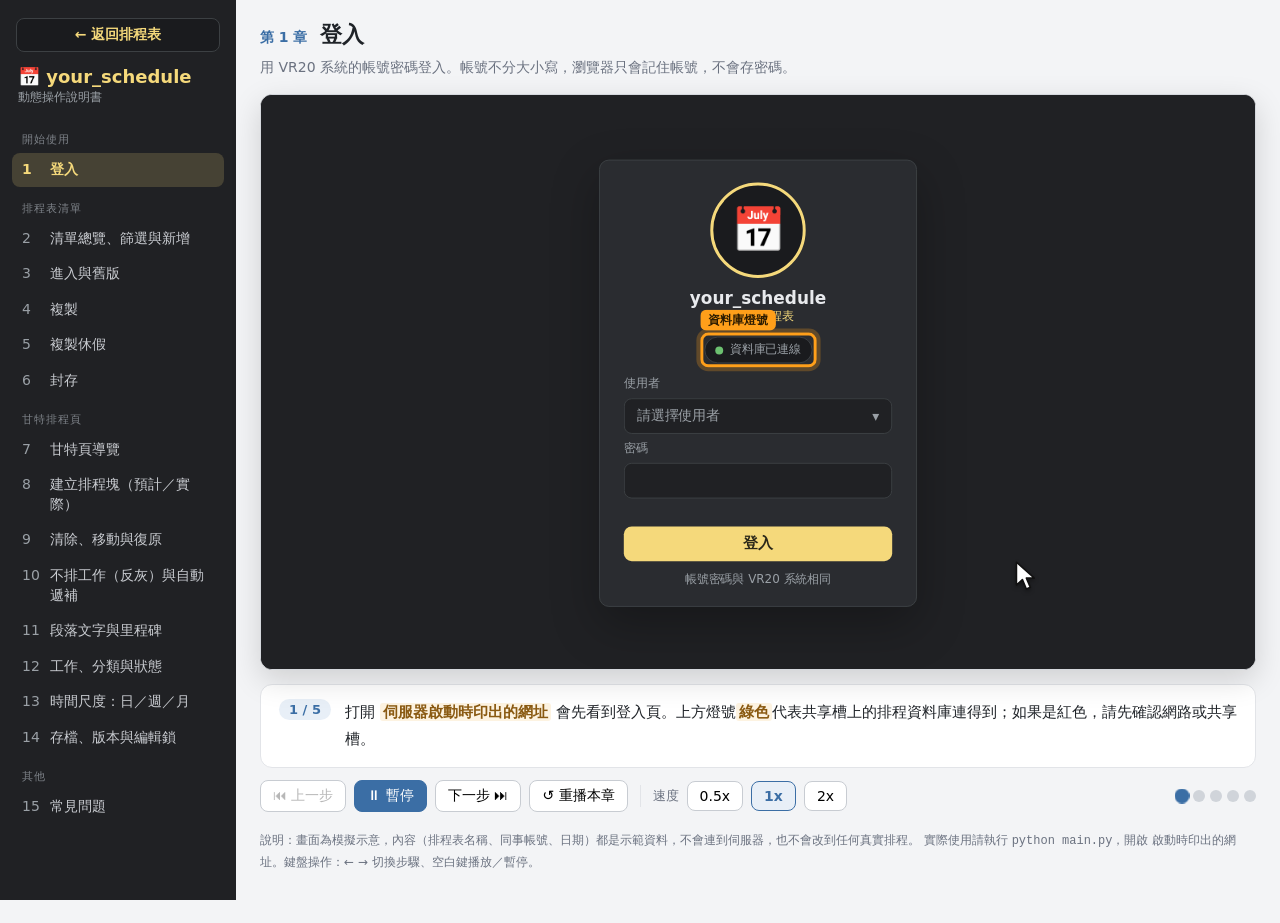
<file: static/manual.html>
<!doctype html>
<html lang="zh-Hant">
<head>
<meta charset="utf-8">
<meta name="viewport" content="width=device-width, initial-scale=1">
<title>your_schedule 操作說明書</title>
<!-- 動態操作說明書：以模擬畫面＋假游標＋字幕示範各頁操作。
     單一檔案、不連外部資源、不呼叫後端 API，直接以瀏覽器開啟即可。 -->
<style>
:root {
  --ui-bg: #f3f4f6;
  --ui-panel: #ffffff;
  --ui-text: #1f2328;
  --ui-muted: #6b7280;
  --ui-line: #e2e4e8;
  --ui-accent: #3b6ea5;
  --ui-accent-soft: #e8eff7;
  --ui-yellow: #f5d97b;
}
* { box-sizing: border-box; }
html, body { margin: 0; }
body {
  font-family: "Noto Sans TC", "Microsoft JhengHei", system-ui, sans-serif;
  background: var(--ui-bg);
  color: var(--ui-text);
  font-size: 14px;
}
button { font: inherit; }

/* ---- 說明書外框 ---- */
.app { display: grid; grid-template-columns: 236px minmax(0, 1fr); min-height: 100vh; }
.nav {
  position: sticky; top: 0; align-self: start; height: 100vh; overflow-y: auto;
  background: #202124; color: #e8eaed; padding: 18px 12px 24px;
}
.nav .back {
  display: block; margin: 0 4px 14px; padding: 7px 12px; border: 1px solid #3c4043; border-radius: 8px;
  background: #1a1b1e; color: var(--ui-yellow); text-decoration: none; font-weight: 700; text-align: center;
}
.nav .back:hover { border-color: var(--ui-yellow); background: rgba(245, 217, 123, .12); }
.nav h1 { margin: 0 6px 2px; font-size: 18px; color: var(--ui-yellow); }
.nav .sub { margin: 0 6px 14px; font-size: 12px; color: #9aa0a6; }
.nav ol { list-style: none; margin: 0; padding: 0; display: flex; flex-direction: column; gap: 2px; }
.nav li button {
  width: 100%; text-align: left; border: 0; background: none; color: #c9ccd1;
  padding: 7px 10px; border-radius: 8px; cursor: pointer; display: flex; gap: 8px; line-height: 1.4;
}
.nav li button:hover { background: rgba(245, 217, 123, .1); color: #fff; }
.nav li button.active { background: rgba(245, 217, 123, .18); color: var(--ui-yellow); font-weight: 700; }
.nav .no { flex: none; width: 20px; color: #9aa0a6; font-variant-numeric: tabular-nums; }
.nav li button.active .no { color: var(--ui-yellow); }
.nav .group-label { margin: 12px 10px 4px; font-size: 11px; color: #7d8288; letter-spacing: 1px; }

.main { padding: 20px 24px 40px; max-width: 1100px; width: 100%; margin: 0 auto; }
.ch-head { display: flex; align-items: baseline; gap: 12px; flex-wrap: wrap; }
.ch-head h2 { margin: 0; font-size: 22px; }
.ch-head .ch-no { color: var(--ui-accent); font-weight: 700; }
.ch-summary { margin: 6px 0 14px; color: var(--ui-muted); line-height: 1.7; }

.stage-wrap {
  position: relative; width: 100%; overflow: hidden; border-radius: 12px;
  background: #111; box-shadow: 0 10px 30px rgba(0, 0, 0, .15); border: 1px solid #d5d8dd;
}
.stage { position: absolute; left: 0; top: 0; width: 1000px; height: 580px; transform-origin: 0 0; overflow: hidden; }

.caption {
  margin-top: 14px; background: var(--ui-panel); border: 1px solid var(--ui-line); border-radius: 12px;
  padding: 14px 18px; display: flex; gap: 14px; align-items: flex-start; min-height: 74px;
}
.caption .step-no {
  flex: none; min-width: 52px; text-align: center; padding: 3px 8px; border-radius: 999px;
  background: var(--ui-accent-soft); color: var(--ui-accent); font-weight: 700; font-size: 13px;
}
.caption .text { line-height: 1.8; font-size: 15px; }
.caption .text b { color: #8a5a12; background: #fdf3e1; padding: 0 3px; border-radius: 3px; font-weight: 700; }
.caption .text kbd {
  font-family: inherit; font-size: 12px; padding: 1px 6px; border: 1px solid #c8c8c3;
  border-bottom-width: 2px; border-radius: 4px; background: #fafafa;
}

.controls { margin-top: 12px; display: flex; flex-wrap: wrap; gap: 8px; align-items: center; }
.controls button {
  border: 1px solid #c8ccd2; background: var(--ui-panel); border-radius: 8px; padding: 6px 12px; cursor: pointer;
}
.controls button:hover { border-color: var(--ui-accent); }
.controls button.primary { background: var(--ui-accent); border-color: var(--ui-accent); color: #fff; }
.controls button.on { background: var(--ui-accent-soft); border-color: var(--ui-accent); color: var(--ui-accent); font-weight: 700; }
.controls .sep { width: 1px; height: 22px; background: var(--ui-line); margin: 0 4px; }
.controls .label { color: var(--ui-muted); font-size: 13px; }
.dots { display: flex; gap: 5px; flex-wrap: wrap; margin-left: auto; }
.dots button { width: 12px; height: 12px; padding: 0; border-radius: 50%; border: 0; background: #d0d4da; cursor: pointer; }
.dots button.done { background: #9db7d4; }
.dots button.cur { background: var(--ui-accent); transform: scale(1.25); }
.chapter-end {
  margin-top: 12px; padding: 10px 14px; border-radius: 10px; background: #eef7ee; border: 1px solid #cfe6cf;
  color: #2f6b34; display: none; align-items: center; gap: 12px; flex-wrap: wrap;
}
.chapter-end.show { display: flex; }
.chapter-end button { border: 1px solid #2f6b34; background: #2f6b34; color: #fff; border-radius: 8px; padding: 5px 12px; cursor: pointer; }
.foot-note { margin-top: 18px; color: var(--ui-muted); font-size: 12px; line-height: 1.7; }

@media (max-width: 820px) {
  .app { grid-template-columns: 1fr; }
  .nav { position: static; height: auto; }
  .nav ol { flex-direction: row; flex-wrap: wrap; }
  .nav li button { width: auto; }
  .nav .group-label { display: none; }
  .main { padding: 16px; }
  .dots { margin-left: 0; width: 100%; }
}

/* ---- 假游標、點擊漣漪、按鍵提示、重點框 ---- */
.cursor {
  position: absolute; left: 0; top: 0; width: 22px; height: 30px; z-index: 1000; pointer-events: none;
  filter: drop-shadow(0 2px 2px rgba(0, 0, 0, .35)); transition: transform .08s;
}
.cursor.down { transform: scale(.86); }
.ripple {
  position: absolute; z-index: 999; width: 36px; height: 36px; margin: -18px 0 0 -18px; border-radius: 50%;
  border: 3px solid rgba(59, 110, 165, .9); pointer-events: none; animation: ripple .55s ease-out forwards;
}
@keyframes ripple { from { transform: scale(.3); opacity: 1; } to { transform: scale(1.4); opacity: 0; } }
.keycap {
  position: absolute; z-index: 1001; left: 50%; bottom: 40px; transform: translateX(-50%);
  background: rgba(20, 20, 20, .85); color: #fff; padding: 8px 18px; border-radius: 10px; font-size: 18px;
  letter-spacing: 1px; animation: fadeio 1.3s ease forwards; pointer-events: none;
}
.toast {
  position: absolute; z-index: 1001; left: 50%; top: 18px; transform: translateX(-50%);
  background: rgba(30, 30, 30, .9); color: #fff; padding: 7px 16px; border-radius: 999px; font-size: 14px;
  animation: fadeio 2.2s ease forwards; pointer-events: none; white-space: nowrap;
}
@keyframes fadeio { 0% { opacity: 0; } 12% { opacity: 1; } 80% { opacity: 1; } 100% { opacity: 0; } }
.hl {
  position: absolute; z-index: 998; border: 3px solid #ff9f1a; border-radius: 8px; pointer-events: none;
  box-shadow: 0 0 0 4px rgba(255, 159, 26, .25); animation: hlpulse 1.2s ease-in-out infinite;
}
@keyframes hlpulse { 50% { box-shadow: 0 0 0 9px rgba(255, 159, 26, .08); } }
.hl-tag {
  position: absolute; top: -26px; left: -3px; white-space: nowrap; background: #ff9f1a; color: #2a1a00;
  font-size: 12px; font-weight: 700; padding: 2px 8px; border-radius: 6px;
}
.hl-tag.below { top: auto; bottom: -26px; }

/* ================= 模擬畫面：深色（登入頁、清單頁） ================= */
.scr { position: absolute; inset: 0; overflow: hidden; }
.scr.fade-in { animation: scrfade .35s ease; }
@keyframes scrfade { from { opacity: 0; } to { opacity: 1; } }
.scr-dark {
  --bg: #202124; --bg-raised: #2a2c30; --bg-sunken: #1a1b1e; --border: #3c4043;
  --text: #e8eaed; --text-dim: #9aa0a6; --accent: #f5d97b; --accent-text: #2a2719;
  background: var(--bg); color: var(--text); font-size: 13px;
}
.scr-dark .btn {
  display: inline-flex; align-items: center; border: 1px solid var(--border); background: var(--bg-raised);
  color: var(--text); border-radius: 8px; padding: 5px 12px; white-space: nowrap;
}
.scr-dark .btn.primary { background: var(--accent); border-color: var(--accent); color: var(--accent-text); font-weight: 700; }
.scr-dark .btn.hover, .scr-dark .card.hover { border-color: var(--accent); }

.lg-wrap { position: absolute; inset: 0; display: flex; align-items: center; justify-content: center; }
.lg-panel {
  width: 320px; background: var(--bg-raised); border: 1px solid var(--border); border-radius: 10px;
  padding: 22px 24px 18px; display: flex; flex-direction: column; align-items: center; box-shadow: 0 18px 48px rgba(0, 0, 0, .28);
}
.lg-avatar {
  width: 96px; height: 96px; border-radius: 50%; background: var(--bg-sunken); border: 3px solid var(--accent);
  overflow: hidden; position: relative; display: flex; align-items: center; justify-content: center; font-size: 44px;
}
.lg-avatar.has { background: #e1e3e0; }
.lg-avatar.has .fallback { display: none; }
/* LEVELOO：原始 100×100 像素圖畫在 canvas 上，動畫以脖子伸縮逐格重畫（同 static/leveloo.js） */
.lev-canvas { position: absolute; inset: 0; width: 100%; height: 100%; image-rendering: pixelated; }
.lg-title { font-size: 17px; font-weight: 700; margin-top: 10px; }
.lg-sub { color: var(--accent); font-size: 12px; }
.lg-status {
  display: flex; align-items: center; gap: 7px; margin-top: 12px; padding: 4px 10px; border: 1px solid var(--border);
  border-radius: 999px; background: var(--bg-sunken); color: var(--text-dim); font-size: 12px;
}
.dot { width: 8px; height: 8px; border-radius: 50%; background: #6cc070; }
.lg-form { width: 100%; margin-top: 12px; display: flex; flex-direction: column; gap: 6px; }
.lg-form .lab { color: var(--text-dim); font-size: 12px; }
.m-input {
  position: relative; width: 100%; min-height: 36px; background: var(--bg); color: var(--text); border: 1px solid var(--border);
  border-radius: 8px; padding: 7px 12px; font-size: 14px; display: flex; align-items: center;
}
.m-input.focus { border-color: var(--accent); }
.m-input .caret { display: none; width: 1px; height: 16px; background: currentColor; margin-left: 1px; animation: blink 1s steps(1) infinite; }
.m-input.focus .caret { display: inline-block; }
@keyframes blink { 50% { opacity: 0; } }
.m-input.select::after { content: "▾"; position: absolute; right: 12px; color: var(--text-dim); }
.m-input .ph { color: var(--text-dim); }
.lg-error { min-height: 16px; color: #e57373; font-size: 12px; }
.lg-submit {
  width: 100%; background: var(--accent); color: var(--accent-text); border-radius: 8px; padding: 8px; text-align: center;
  font-weight: 700; font-size: 15px;
}
.lg-submit.hover { background: #ecc94b; }
.lg-hint { margin-top: 10px; color: var(--text-dim); font-size: 12px; }
.m-options {
  position: absolute; z-index: 30; background: var(--bg-raised); border: 1px solid var(--border); border-radius: 8px;
  box-shadow: 0 10px 28px rgba(0, 0, 0, .45); padding: 4px; display: flex; flex-direction: column; min-width: 150px;
}
.m-options div { padding: 6px 12px; border-radius: 6px; }
.m-options div.hover { background: rgba(245, 217, 123, .14); color: var(--accent); }

.ls { position: absolute; inset: 0; display: grid; grid-template-columns: 220px 1fr; }
.ls-side { background: var(--bg-raised); border-right: 1px solid var(--border); padding: 14px 14px; display: flex; flex-direction: column; gap: 9px; }
.ls-side h3 { margin: 0; font-size: 17px; color: var(--accent); }
.ls-info { font-size: 12px; color: var(--text-dim); line-height: 1.6; }
.ls-info strong { color: var(--text); font-weight: 600; }
.ls-morse { font-family: Consolas, monospace; font-size: 10px; color: var(--text-dim); opacity: .8; word-break: break-all; }
.ls-user { padding: 6px 9px; border-radius: 8px; background: rgba(108, 192, 112, .12); border: 1px solid rgba(108, 192, 112, .35); color: #a5d6a7; font-size: 12px; }
.ls-user strong { color: var(--text); }
.ls-side .btn { justify-content: center; }
.ls-stats { padding: 8px 10px; border-radius: 8px; background: var(--bg-sunken); border: 1px solid var(--border); font-size: 11px; line-height: 1.7; color: var(--text-dim); }
.ls-stats strong { color: var(--text); }
.ls-avatar { width: 96px; height: 96px; align-self: center; border-radius: 50%; border: 3px solid var(--accent); background: #e1e3e0; overflow: hidden; position: relative; }
.ls-cap { font-size: 11px; color: var(--text-dim); text-align: center; }
.ls-cap u { color: var(--accent); text-decoration: underline; }
.ls-main { padding: 16px 20px; position: relative; }
.ls-actions { display: flex; align-items: center; gap: 12px; margin-bottom: 12px; color: var(--text-dim); }
.ls-actions .m-input { width: 120px; min-height: 30px; padding: 4px 10px; font-size: 13px; background: var(--bg-sunken); }
.ls-check { display: flex; align-items: center; gap: 5px; }
.m-check {
  width: 14px; height: 14px; border-radius: 3px; border: 1.5px solid #9aa0a6; display: inline-flex; align-items: center; justify-content: center;
  font-size: 11px; line-height: 1; flex: none;
}
.m-check.on { background: var(--accent, #3b6ea5); border-color: var(--accent, #3b6ea5); color: var(--accent-text, #fff); }
.m-check.on::after { content: "✓"; font-weight: 700; }
.spacer { flex: 1; }
.notice { margin-bottom: 10px; padding: 7px 12px; border: 1px solid rgba(108, 192, 112, .5); border-radius: 8px; color: #a5d6a7; background: var(--bg-sunken); }
.cards { display: grid; grid-template-columns: repeat(3, 1fr); gap: 10px; }
.card {
  display: flex; flex-direction: column; gap: 5px; padding: 11px 13px; background: var(--bg-raised); border: 1px solid var(--border);
  border-left: 4px solid var(--border); border-radius: 10px; transition: opacity .3s, transform .3s;
}
.card.hover { background: #303237; }
.card.mine { border-left-color: var(--accent); }
.card.archived { opacity: .55; }
.card.new { animation: cardin .5s ease; }
@keyframes cardin { from { opacity: 0; transform: scale(.9); } to { opacity: 1; transform: none; } }
.card .title { font-size: 15px; font-weight: 700; }
.card .row { display: flex; align-items: center; gap: 6px; color: var(--text-dim); flex-wrap: wrap; font-size: 12px; }
.card .meta { color: var(--text-dim); font-size: 11px; display: flex; gap: 10px; }
.badge { font-size: 11px; padding: 0 6px; border-radius: 4px; background: var(--bg-sunken); color: var(--text-dim); border: 1px solid var(--border); }
.badge.lock { color: #f0b35a; border-color: rgba(240, 179, 90, .4); background: rgba(240, 179, 90, .08); }
.pub { margin-left: auto; display: flex; align-items: center; gap: 4px; font-size: 11px; }
.card-menu {
  position: absolute; z-index: 20; min-width: 140px; padding: 5px; display: flex; flex-direction: column; gap: 2px;
  background: var(--bg-raised); border: 1px solid var(--border); border-radius: 10px; box-shadow: 0 12px 32px rgba(0, 0, 0, .45);
  animation: scrfade .18s ease;
}
.card-menu div { padding: 6px 11px; border-radius: 6px; }
.card-menu div.hover { background: rgba(245, 217, 123, .12); color: var(--accent); }

/* 共用：模擬對話框 */
.m-backdrop { position: absolute; inset: 0; z-index: 50; display: flex; align-items: center; justify-content: center; animation: scrfade .2s ease; }
.scr-dark .m-backdrop { background: rgba(0, 0, 0, .55); }
.scr-light .m-backdrop { background: rgba(0, 0, 0, .25); }
.m-dlg { width: 380px; border-radius: 10px; padding: 16px 18px; box-shadow: 0 18px 48px rgba(0, 0, 0, .3); }
.scr-dark .m-dlg { background: var(--bg-raised); border: 1px solid var(--border); color: var(--text); }
.scr-light .m-dlg { background: #fff; color: #222; }
.m-dlg h4 { margin: 0 0 10px; font-size: 15px; }
.m-dlg .hint { margin: -2px 0 10px; color: var(--text-dim, #777); font-size: 12px; line-height: 1.6; }
.m-dlg .field { display: flex; flex-direction: column; gap: 4px; margin-bottom: 10px; color: var(--text-dim, #777); font-size: 12px; }
.scr-light .m-dlg .m-input { background: #fff; color: #222; border-color: #c8c8c3; min-height: 30px; padding: 4px 8px; font-size: 13px; border-radius: 5px; }
.scr-light .m-dlg .m-input.focus { border-color: #3b6ea5; }
.m-dlg .checkrow { display: flex; align-items: center; gap: 6px; margin: 4px 0 8px; }
.m-dlg .acts { display: flex; justify-content: flex-end; gap: 6px; margin-top: 12px; }
.m-dlg .acts .danger { margin-right: auto; color: #b03a2e; }
.m-dlg .err { min-height: 14px; color: #e57373; font-size: 12px; }
.vlist { display: flex; flex-direction: column; gap: 4px; }
.vlist div { display: flex; gap: 12px; align-items: baseline; border: 1px solid var(--border); background: var(--bg); border-radius: 8px; padding: 6px 12px; }
.vlist div.hover { border-color: var(--accent); }
.vlist .vno { color: var(--accent); font-weight: 700; min-width: 34px; }
.vlist .vmeta { color: var(--text-dim); font-size: 12px; }
.confirm-box { white-space: pre-line; line-height: 1.7; }

/* ================= 模擬畫面：淺色（甘特頁） ================= */
.scr-light {
  --g-line: #e3e3e0; --g-month: #b9b9b4; --g-cat: #8a8a85; --g-head: #eceef0; --g-accent: #3b6ea5;
  background: #f7f7f5; color: #222; font-family: "Microsoft JhengHei", system-ui, sans-serif; font-size: 12px;
  display: flex; flex-direction: column;
}
.scr-light .btn { display: inline-flex; align-items: center; padding: 3px 8px; border: 1px solid #c8c8c3; border-radius: 6px; background: #fff; white-space: nowrap; color: #222; }
.scr-light .btn.hover { border-color: var(--g-accent); }
.scr-light .btn.subtle { color: #777; }
.scr-light .btn.active, .scr-light .btn.primary { background: var(--g-accent); border-color: var(--g-accent); color: #fff; }
.scr-light .btn.danger { color: #b03a2e; }
.g-toolbar { display: flex; flex-wrap: wrap; align-items: center; gap: 6px 12px; padding: 7px 12px; background: #fff; border-bottom: 1px solid var(--g-line); }
.g-toolbar .grp { display: flex; align-items: center; gap: 3px; }
.g-toolbar .ttl { font-size: 15px; font-weight: 700; padding: 1px 5px; border-radius: 6px; }
.g-toolbar .lab { color: #777; display: flex; align-items: center; gap: 3px; }
.g-toolbar .fake-in { border: 1px solid #c8c8c3; border-radius: 4px; padding: 1px 5px; background: #fff; color: #222; }
.g-toolbar .acct { margin-left: auto; color: #777; }
.save-st { color: #777; }
.save-st.dirty { color: #b7791f; font-weight: 700; }
.g-banner { padding: 5px 14px; background: #fdf3e1; border-bottom: 1px solid #f0d9a8; color: #8a5a12; }
.g-banner.info { background: #eef3f9; border-color: #d3e0ee; color: #2f5884; }
.g-banner u { font-weight: 700; }
.g-legend { display: flex; align-items: center; gap: 7px; padding: 5px 12px; background: #fff; border-bottom: 1px solid var(--g-line); flex-wrap: wrap; }
.g-legend .t { color: #777; }
.g-legend .it { display: flex; align-items: center; gap: 5px; padding: 2px 8px 2px 3px; border-radius: 6px; background: #fafafa; }
.sw { display: inline-block; width: 16px; height: 16px; border: 1px solid rgba(0, 0, 0, .15); border-radius: 4px; }
.g-legend .kinds { display: flex; gap: 6px; margin-left: 8px; padding-left: 10px; border-left: 1px solid var(--g-line); }
.g-legend .hint { margin-left: auto; color: #777; max-width: 380px; white-space: nowrap; overflow: hidden; text-overflow: ellipsis; }
.g-main { flex: 1; position: relative; overflow: hidden; background: #fff; }
.g-grid { position: absolute; left: 0; top: 0; right: 0; bottom: 0; }
.g-grid > div { position: absolute; }
.gh { height: 24px; background: var(--g-head); display: flex; align-items: center; justify-content: center; border-right: 1px solid var(--g-line); border-bottom: 1px solid var(--g-line); font-weight: 700; z-index: 3; }
.gh.bot { font-weight: 400; color: #777; border-bottom: 2px solid var(--g-month); }
.gh.month { border-right-color: var(--g-month); }
.gh.blk { background: #d5d9de; color: #8a8a8a; }
.gh.today { background: #8b0000; color: #fff; font-weight: 700; }
.gh.corner { justify-content: flex-start; padding: 0 6px; z-index: 5; height: 48px; border-bottom: 2px solid var(--g-month); }
.gh.corner.st { justify-content: center; border-right: 2px solid var(--g-month); }
.resizer { position: absolute; right: -3px; top: 0; bottom: 0; width: 7px; }
.resizer.hover { background: var(--g-accent); opacity: .5; }
.gc-cat { background: var(--g-head); border-right: 1px solid var(--g-line); border-top: 2px solid var(--g-cat); font-weight: 700; padding: 5px 6px 0; z-index: 2; overflow: visible; }
.gc-cat .nm { display: flex; gap: 4px; align-items: flex-start; }
.gc-cat .tg { color: #777; width: 14px; flex: none; }
.gc-cat .lb { overflow: hidden; white-space: nowrap; text-overflow: ellipsis; }
.gc-cat .cacts { display: none; position: absolute; top: 3px; right: 3px; gap: 2px; padding: 1px 3px; border-radius: 5px; background: var(--g-head); box-shadow: 0 1px 4px rgba(0, 0, 0, .15); font-weight: 400; }
.gc-cat.hover .cacts { display: flex; }
.cacts span, .racts span { padding: 0 3px; border-radius: 4px; }
.cacts span.hover, .racts span.hover { background: #dbe5f0; }
.gc-task { background: var(--g-head); border-right: 1px solid var(--g-line); border-bottom: 1px solid var(--g-line); display: flex; align-items: center; padding: 0 6px; gap: 3px; z-index: 2; }
.gc-task .tn { flex: 1; overflow: hidden; white-space: nowrap; text-overflow: ellipsis; }
.gc-task .racts { display: none; gap: 1px; font-size: 11px; }
.gc-task.hover .racts { display: flex; }
.gc-st { background: #fff; border-right: 2px solid var(--g-month); border-bottom: 1px solid var(--g-line); display: flex; align-items: center; justify-content: center; z-index: 2; font-size: 13px; }
.gc-st.hover { background: #f0f4f8; }
.gc-first { border-top: 2px solid var(--g-cat); }
.gtl { border-bottom: 1px solid var(--g-line); overflow: hidden; }
.bar { position: absolute; top: 4px; bottom: 4px; border-radius: 3px; border: 1px solid rgba(0, 0, 0, .12); padding: 0 4px; font-size: 11px; line-height: 18px; color: #333; overflow: hidden; white-space: nowrap; text-overflow: ellipsis; }
.bar.actual { border-color: rgba(0, 0, 0, .25); font-weight: 700; color: #1f1f1f; text-shadow: 0 0 2px #fff, 0 0 2px #fff; }
.bar.preview { opacity: .75; border: 1px dashed #555; }
.bar.erase { background: repeating-linear-gradient(45deg, #fff, #fff 4px, #ddd 4px, #ddd 8px) !important; }
.bar.moving { opacity: .3; }
.bar.sel { outline: 2px solid var(--g-accent); }
.gtl.summary .bar { opacity: .55; top: 8px; bottom: 8px; color: transparent; text-shadow: none; }
.ms { position: absolute; top: 0; bottom: 0; display: flex; align-items: center; justify-content: center; color: #c0392b; font-size: 14px; z-index: 1; }
.ms.pop { animation: mspop .45s cubic-bezier(.3, 1.8, .5, 1); }
@keyframes mspop { from { transform: scale(0); } to { transform: scale(1); } }
.blkcol { background: rgba(150, 150, 150, .38); z-index: 1; display: flex; align-items: center; justify-content: center; }
.blkcol.fresh { animation: scrfade .5s ease; }
.blkcol .rs { writing-mode: vertical-rl; letter-spacing: 4px; font-size: 12px; font-weight: 700; color: #4a4a4a; text-shadow: 0 0 3px #fff, 0 0 3px #fff; }
.todayline { width: 2px; margin-left: -1px; background: #8b0000; z-index: 1; }
.g-kind-menu { position: absolute; z-index: 40; display: flex; flex-direction: column; gap: 2px; min-width: 110px; padding: 4px; border: 1px solid var(--g-line); border-radius: 8px; background: #fff; box-shadow: 0 6px 20px rgba(0, 0, 0, .18); animation: scrfade .15s ease; }
.g-kind-menu div { padding: 4px 9px; border-radius: 5px; }
.g-kind-menu div.hover { background: #eef2f6; }
.g-kind-menu div.cur { color: var(--g-accent); font-weight: 700; }
.g-kind-menu div.cur::before { content: "✓ "; }
/* 頁尾：甘特表格最後一列下方置中（top 由 render 依列數設定） */
.g-footer { position: absolute; left: 0; right: 0; z-index: 6; text-align: center; color: #777; font-size: 10px; }
.g-tip { position: absolute; z-index: 60; padding: 5px 8px; border-radius: 6px; background: rgba(30, 30, 30, .92); color: #fff; font-size: 11px; line-height: 1.5; white-space: pre-line; pointer-events: none; }
.scr-light.readonly .ro-hide { display: none !important; }
.hue-track { position: relative; height: 16px; border-radius: 8px; border: 1px solid rgba(0, 0, 0, .15); flex: 1; }
.hue-thumb { position: absolute; top: -2px; width: 18px; height: 18px; margin-left: -9px; border: 2px solid #555; border-radius: 50%; background: #fff; }
.hue-row { display: flex; align-items: center; gap: 10px; }
.note { color: #777; font-size: 11px; line-height: 1.5; }

/* 常見問題（無動畫的章節） */
.faq { position: absolute; inset: 0; background: #fff; overflow-y: auto; padding: 24px 32px; color: #222; font-size: 14px; }
.faq h3 { margin: 0 0 14px; font-size: 18px; color: #3b6ea5; }
.faq dl { margin: 0; display: grid; gap: 12px; }
.faq dt { font-weight: 700; }
.faq dt::before { content: "Q "; color: #3b6ea5; }
.faq dd { margin: 4px 0 0; color: #444; line-height: 1.75; padding-left: 20px; }

@media (prefers-reduced-motion: reduce) {
  .scr.fade-in, .card.new, .ms.pop, .blkcol.fresh, .card-menu, .m-backdrop { animation: none; }
  .hl { animation: none; }
}
</style>
</head>
<body>
<div class="app">
  <nav class="nav" aria-label="章節">
    <a class="back" href="sheets.html" title="回到排程表清單">← 返回排程表</a>
    <h1>📅 your_schedule</h1>
    <p class="sub">動態操作說明書</p>
    <ol id="nav"></ol>
  </nav>

  <main class="main">
    <div class="ch-head"><span class="ch-no" id="ch-no"></span><h2 id="ch-title"></h2></div>
    <p class="ch-summary" id="ch-summary"></p>

    <div class="stage-wrap" id="stage-wrap"><div class="stage" id="stage"></div></div>

    <div class="caption" aria-live="polite">
      <span class="step-no" id="step-no"></span>
      <div class="text" id="step-text"></div>
    </div>

    <div class="controls">
      <button type="button" id="btn-prev" title="上一步（←）">⏮ 上一步</button>
      <button type="button" id="btn-play" class="primary" title="播放／暫停（空白鍵）">⏸ 暫停</button>
      <button type="button" id="btn-next" title="下一步（→）">下一步 ⏭</button>
      <button type="button" id="btn-replay" title="從本章第 1 步重播">↺ 重播本章</button>
      <span class="sep"></span>
      <span class="label">速度</span>
      <button type="button" data-speed="0.5">0.5x</button>
      <button type="button" data-speed="1" class="on">1x</button>
      <button type="button" data-speed="2">2x</button>
      <div class="dots" id="dots"></div>
    </div>

    <div class="chapter-end" id="chapter-end">
      <span>✅ 本章示範完畢</span>
      <button type="button" id="btn-next-ch">下一章 ▶</button>
    </div>

    <p class="foot-note">
      說明：畫面為模擬示意，內容（排程表名稱、同事帳號、日期）都是示範資料，不會連到伺服器，也不會改到任何真實排程。
      實際使用請執行 <code>python main.py</code>，開啟 啟動時印出的網址。鍵盤操作：← → 切換步驟、空白鍵播放／暫停。
    </p>
  </main>
</div>

<script>
"use strict";

/* =====================================================================
 * 基本工具
 * ===================================================================== */
const STAGE_W = 1000;
const STAGE_H = 580;
const ABORT = Symbol("abort");

function h(tag, cls, html) {
  const e = document.createElement(tag);
  if (cls) e.className = cls;
  if (html != null) e.innerHTML = html;
  return e;
}
function esc(s) {
  return String(s).replace(/[&<>"]/g, (c) => ({ "&": "&amp;", "<": "&lt;", ">": "&gt;", '"': "&quot;" })[c]);
}
function clone(o) { return JSON.parse(JSON.stringify(o)); }
function easeInOut(t) { return t < 0.5 ? 2 * t * t : 1 - Math.pow(-2 * t + 2, 2) / 2; }

const stageWrap = document.getElementById("stage-wrap");
const stage = document.getElementById("stage");
let stageScale = 1;
function fitStage() {
  const next = stageWrap.clientWidth / STAGE_W;
  // 自己改高度也會觸發 ResizeObserver；寬度沒變就不重設，避免回呼迴圈警告
  if (stageWrap.style.height && Math.abs(next - stageScale) < 1e-4) return;
  stageScale = next;
  stage.style.transform = `scale(${stageScale})`;
  stageWrap.style.height = `${STAGE_H * stageScale}px`;
}
new ResizeObserver(() => requestAnimationFrame(fitStage)).observe(stageWrap);
fitStage();

const reduceMotion = window.matchMedia("(prefers-reduced-motion: reduce)").matches;

/* =====================================================================
 * 播放狀態
 * ===================================================================== */
const S = { ch: 0, step: 0, playing: !reduceMotion, speed: 1, token: 0, live: -1 };

/* 依步驟的 ctx 提供假游標與動畫工具；fast=true 時直接跳到結果（用於跳到中間步驟時快轉前面的步驟） */
function makeCtx(fast) {
  const tok = S.token;
  const ctx = {
    fast,
    tok,
    $: (sel) => stage.querySelector(sel),
    $$: (sel) => Array.from(stage.querySelectorAll(sel)),
    check() { if (tok !== S.token) throw ABORT; },

    /* 推進時間；暫停時凍結 */
    tween(ms, fn) {
      if (fast || reduceMotion) { fn && fn(1); return Promise.resolve(); }
      return new Promise((resolve, reject) => {
        let elapsed = 0;
        let last = performance.now();
        const frame = (now) => {
          if (tok !== S.token) { reject(ABORT); return; }
          if (S.playing) elapsed += (now - last) * S.speed;
          last = now;
          const t = Math.min(1, elapsed / ms);
          fn && fn(t);
          if (t < 1) requestAnimationFrame(frame); else resolve();
        };
        requestAnimationFrame(frame);
      });
    },
    wait(ms) {
      if (fast) return Promise.resolve();
      if (reduceMotion) return ctx.tween(1, null);
      return ctx.tween(ms, null);
    },

    /* 取得元素在舞台上的座標（未縮放的邏輯像素） */
    pt(target, ax = 0.5, ay = 0.5, dx = 0, dy = 0) {
      if (target && typeof target.x === "number") return { x: target.x + dx, y: target.y + dy };
      const el = typeof target === "string" ? ctx.$(target) : target;
      if (!el) throw new Error(`找不到目標：${target}`);
      const r = el.getBoundingClientRect();
      const s = stage.getBoundingClientRect();
      return {
        x: (r.left - s.left) / stageScale + (ax * r.width) / stageScale + dx,
        y: (r.top - s.top) / stageScale + (ay * r.height) / stageScale + dy,
      };
    },
    async move(target, opt = {}) {
      const p = ctx.pt(target, opt.ax ?? 0.5, opt.ay ?? 0.5, opt.dx ?? 0, opt.dy ?? 0);
      const from = { ...cursor.pos };
      const dist = Math.hypot(p.x - from.x, p.y - from.y);
      const dur = opt.dur ?? Math.min(1100, 320 + dist * 0.9);
      await ctx.tween(dur, (t) => {
        const k = easeInOut(t);
        cursor.set(from.x + (p.x - from.x) * k, from.y + (p.y - from.y) * k);
        opt.onMove && opt.onMove(t, cursor.pos);
      });
      cursor.set(p.x, p.y);
      ctx.check();
    },
    async click(target, opt = {}) {
      if (target) await ctx.move(target, opt);
      if (!fast) {
        cursor.down(true);
        const r = h("div", "ripple");
        r.style.left = `${cursor.pos.x}px`;
        r.style.top = `${cursor.pos.y}px`;
        stage.append(r);
        setTimeout(() => r.remove(), 600);
        await ctx.wait(130);
        cursor.down(false);
        await ctx.wait(160);
      }
      ctx.check();
    },
    /* 按住拖曳：onDrag(t, pos) 每一格回呼 */
    async drag(from, to, onDrag, opt = {}) {
      await ctx.move(from, opt.fromOpt || {});
      cursor.down(true);
      await ctx.wait(150);
      const p = ctx.pt(to, opt.ax ?? 0.5, opt.ay ?? 0.5, opt.dx ?? 0, opt.dy ?? 0);
      const s = { ...cursor.pos };
      await ctx.tween(opt.dur ?? 1200, (t) => {
        const k = easeInOut(t);
        cursor.set(s.x + (p.x - s.x) * k, s.y + (p.y - s.y) * k);
        onDrag && onDrag(k, cursor.pos);
      });
      cursor.set(p.x, p.y);
      onDrag && onDrag(1, cursor.pos);
      await ctx.wait(150);
      cursor.down(false);
      ctx.check();
    },
    async type(input, text, opt = {}) {
      const el = typeof input === "string" ? ctx.$(input) : input;
      const span = el.querySelector(".val");
      if (opt.replace) span.textContent = "";
      const ph = el.querySelector(".ph");
      if (ph) ph.remove();
      for (const ch of text) {
        span.textContent += ch;
        await ctx.wait(opt.delay ?? 110);
      }
      ctx.check();
    },
    hover(target, on = true) {
      const el = typeof target === "string" ? ctx.$(target) : target;
      if (el) el.classList.toggle("hover", on);
    },
    unhoverAll() { ctx.$$(".hover").forEach((e) => e.classList.remove("hover")); },
    /* 重點框：跟著目標的位置與大小，步驟結束時清掉 */
    hl(target, tag, opt = {}) {
      if (fast) return;
      const el = typeof target === "string" ? ctx.$(target) : target;
      if (!el) return;
      const a = ctx.pt(el, 0, 0);
      const b = ctx.pt(el, 1, 1);
      const pad = opt.pad ?? 4;
      const box = h("div", "hl");
      box.style.left = `${a.x - pad}px`;
      box.style.top = `${a.y - pad}px`;
      box.style.width = `${b.x - a.x + pad * 2}px`;
      box.style.height = `${b.y - a.y + pad * 2}px`;
      if (tag) {
        const t = h("span", `hl-tag${opt.below || a.y < 30 ? " below" : ""}`);
        t.textContent = tag;
        box.append(t);
      }
      stage.append(box);
    },
    clearHl() { ctx.$$(".hl").forEach((e) => e.remove()); },
    key(label) {
      if (fast) return;
      const k = h("div", "keycap");
      k.textContent = `⌨ ${label}`;
      stage.append(k);
      setTimeout(() => k.remove(), 1400);
    },
    toast(text) {
      if (fast) return;
      const t = h("div", "toast");
      t.textContent = text;
      stage.append(t);
      setTimeout(() => t.remove(), 2300);
    },
    /* 換頁：換掉整個模擬畫面 */
    swap(builder, ...args) {
      ctx.$$(".scr").forEach((e) => e.remove());
      const scr = builder(...args);
      if (!fast) scr.classList.add("fade-in");
      stage.insertBefore(scr, stage.firstChild);
      return scr;
    },
  };
  return ctx;
}

const cursor = {
  el: null,
  pos: { x: 500, y: 300 },
  mount() {
    this.el = h("div", "cursor");
    this.el.innerHTML = '<svg viewBox="0 0 22 30" width="22" height="30"><path d="M2 1 L2 24 L8 18.5 L12 28 L16 26.3 L12 17 L20 17 Z" fill="#fff" stroke="#111" stroke-width="1.6" stroke-linejoin="round"/></svg>';
    stage.append(this.el);
    this.set(this.pos.x, this.pos.y);
  },
  set(x, y) {
    this.pos = { x, y };
    if (this.el) this.el.style.left = `${x - 2}px`, this.el.style.top = `${y - 1}px`;
  },
  down(on) { this.el && this.el.classList.toggle("down", on); },
};

/* =====================================================================
 * LEVELOO 小精靈：vr20_game.db 的 Leveloo_orig 100×100 原始像素圖（調色盤＋游程編碼）
 * 畫法同 static/leveloo.js：背景綠畫成透明、橘色換成專屬色；
 * neck = -100 整隻藏在框外、0 原圖、>0 脖子拉長（第 row 列畫底圖第 row+neck 列，超出底部重複最後一列）
 * ===================================================================== */
const LEV_PAL = [[0, 100, 0], [217, 122, 31], [0, 0, 0], [255, 255, 255]]; // 0 背景、1 橘（換專屬色）
const LEV_RLE = "0729,11c,048,11c,048,11c,048,11c,048,11c,048,11c,048,11c,048,16,26,110,24,044,16,26,110,24,044,16,26,110,24,044,16,26,110,24,044,16,26,110,24,044,16,26,110,24,044,16,26,110,24,044,16,26,110,048,11c,048,1e,3e,27,041,1e,3e,27,041,1e,3e,27,041,1e,3e,27,041,1e,3e,27,041,1e,3e,27,041,1e,3e,27,041,1e,34,211,041,1e,34,22,32,22,32,22,32,22,32,21,041,1e,34,22,32,22,32,22,32,22,32,21,041,1e,34,22,32,22,32,22,32,22,32,21,041,1e,34,22,32,22,32,22,32,22,32,21,041,1e,34,22,32,22,32,22,32,22,32,21,041,1e,34,211,041,1e,3e,048,1e,3e,048,1e,3e,048,1e,3e,048,1e,3e,048,1e,3e,048,1e,3e,048,1e,3e,048,1e,3e,048,1e,3e,048,1e,3e,048,1e,3e,048,1e,3e,048,1e,3e,048,1e,3e,048,1e,3e,048,1e,3e,048,1e,3e,048,1e,3e,048,1e,3e,048,1e,3e,048,1e,3e,048,1e,3e,048,1e,3e,048,1e,3e,048,1e,3e,048,1e,3e,048,1e,3e,048,1e,3e,048,1e,3e,048,1e,3e,048,1e,3e,048,1e,3e,048,1e,3e,048,1e,3e,048,1e,3e,048,1e,3e,048,1e,3e,048,1e,3e,048,1e,3e,048,1e,3e,048,1e,3e,048,1e,3e,048,1e,3e,048,1e,3e,048,1e,3e,048,1e,3e,048,1e,3e,048,1e,3e,048,1e,3e,048,1e,3e,048,1e,3e,027";
const LEV_COLOR = "#f5d97b"; // Fellami.Ai 沒有專屬色，同系統預設用鵝黃
let levIdx = null;
function levDecode() {
  if (levIdx) return levIdx;
  levIdx = new Uint8Array(10000);
  let p = 0;
  LEV_RLE.split(",").forEach((run) => {
    const v = Number(run[0]);
    const n = parseInt(run.slice(1), 16);
    levIdx.fill(v, p, p + n);
    p += n;
  });
  return levIdx;
}
function drawLeveloo(canvas, color, neck) {
  const idx = levDecode();
  const v = color.replace("#", "");
  const pal = LEV_PAL.map((c) => c.slice());
  pal[1] = [0, 2, 4].map((i) => parseInt(v.slice(i, i + 2), 16));
  const g = canvas.getContext("2d");
  const img = g.createImageData(100, 100);
  const nk = Math.round(neck);
  for (let row = 0; row < 100; row++) {
    const src = row + nk;
    if (src < 0) continue;
    const from = Math.min(99, src) * 100;
    for (let col = 0; col < 100; col++) {
      const k = idx[from + col];
      if (k === 0) continue;
      const o = (row * 100 + col) * 4;
      img.data[o] = pal[k][0];
      img.data[o + 1] = pal[k][1];
      img.data[o + 2] = pal[k][2];
      img.data[o + 3] = 255;
    }
  }
  g.putImageData(img, 0, 0);
}
function levelooCanvas(color, neck) {
  const c = document.createElement("canvas");
  c.width = 100;
  c.height = 100;
  c.className = "lev-canvas";
  drawLeveloo(c, color, neck);
  return c;
}

/* =====================================================================
 * 模擬畫面：登入頁
 * ===================================================================== */
function buildLogin() {
  const scr = h("div", "scr scr-dark");
  scr.innerHTML = `
    <div class="lg-wrap"><div class="lg-panel">
      <div class="lg-avatar" id="lg-avatar"><span class="fallback">📅</span></div>
      <div class="lg-title">your_schedule</div>
      <div class="lg-sub">VR20 排程表</div>
      <div class="lg-status" id="lg-status"><span class="dot"></span>資料庫已連線</div>
      <div class="lg-form">
        <span class="lab">使用者</span>
        <div class="m-input select" id="lg-user"><span class="val"></span><span class="ph">請選擇使用者</span></div>
        <span class="lab">密碼</span>
        <div class="m-input" id="lg-pw"><span class="val"></span><span class="caret"></span></div>
        <div class="lg-error" id="lg-err"></div>
        <div class="lg-submit" id="lg-submit">登入</div>
      </div>
      <div class="lg-hint">帳號密碼與 VR20 系統相同</div>
    </div></div>`;
  return scr;
}

/* =====================================================================
 * 模擬畫面：排程表清單
 * ===================================================================== */
const SHEETS = [
  { id: 1, title: "2026 VR20 開發排程", owner: "Fellami.Ai", mine: true, pub: true, v: 5, upd: "2026-11-09 18:20" },
  { id: 2, title: "探針物料系統時程", owner: "Amy.Wang", pub: true, v: 3, upd: "2026-11-06 09:41", lock: "Amy.Wang" },
  { id: 3, title: "個人待辦", owner: "Fellami.Ai", mine: true, pub: false, v: 2, upd: "2026-11-04 16:05" },
  { id: 4, title: "2026 年度休假表", owner: "Ken.Lee", pub: true, v: 1, upd: "2026-10-28 11:30" },
  { id: 5, title: "2026 Q3 專案排程", owner: "Fellami.Ai", mine: true, pub: true, v: 8, upd: "2026-09-30 17:45" },
  { id: 6, title: "VR20 量測流程改善", owner: "Ken.Lee", pub: true, v: 4, upd: "2026-10-15 14:10", copy: true },
  { id: 7, title: "舊專案（已結束）", owner: "Fellami.Ai", mine: true, pub: true, v: 4, upd: "2026-06-30 10:00", arch: true },
];

function buildList(opt = {}) {
  const scr = h("div", "scr scr-dark");
  const state = { sheets: clone(opt.sheets || SHEETS), filter: "全部", showArch: false };
  scr.innerHTML = `
    <div class="ls">
      <aside class="ls-side" id="ls-side">
        <h3>📅 我們的工作排程</h3>
        <div class="ls-info"><div><strong>簡介：</strong>快速甘特你的計畫</div><div><strong>版次：</strong>v4.0</div><div><strong>開發者：</strong>Calla #6381</div></div>
        <div class="ls-morse">-.-. .- .-.. .-.. .-   -.. . ... .. --. -. . -..   .- .-.. --- -. .</div>
        <div class="ls-user">👤 目前使用者：<strong>Fellami.Ai</strong></div>
        <div class="btn" id="ls-logout">🚪 登出</div>
        <div class="ls-stats">《排程達人》<br>🪙 <strong>1,280</strong> coins<br>⚔️ lv <strong>12</strong>《中堅》</div>
        <div class="ls-avatar" id="ls-avatar"></div>
        <div class="ls-cap"><u>基地總部傳送門</u></div>
      </aside>
      <section class="ls-main" id="ls-main">
        <div class="ls-actions">
          <span>擁有者</span><div class="m-input select" id="ls-owner"><span class="val">全部</span></div>
          <span class="ls-check" id="ls-arch"><span class="m-check"></span>顯示封存</span>
          <span id="ls-count"></span>
          <span class="spacer"></span>
          <div class="btn primary" id="ls-new">＋ 新增排程表</div>
        </div>
        <div class="notice" id="ls-notice" hidden></div>
        <div class="cards" id="ls-cards"></div>
      </section>
    </div>`;
  const cards = scr.querySelector("#ls-cards");
  scr.querySelector("#ls-avatar").append(levelooCanvas(LEV_COLOR, 10));
  scr.state = state;
  scr.render = (newId) => {
    const rows = state.sheets.filter((s) => {
      if (s.arch && !state.showArch) return false;
      if (state.filter === "我自己") return s.mine;
      if (state.filter !== "全部") return s.owner === state.filter;
      return true;
    });
    const hidden = state.sheets.filter((s) => s.arch).length;
    scr.querySelector("#ls-count").textContent = `${rows.length} 張` + (!state.showArch && hidden ? `（另有 ${hidden} 張封存）` : "");
    cards.innerHTML = "";
    rows.forEach((s) => {
      const c = h("div", `card${s.mine ? " mine" : ""}${s.arch ? " archived" : ""}${s.id === newId ? " new" : ""}`);
      c.dataset.id = s.id;
      let badges = "";
      if (!s.pub) badges += '<span class="badge">🔒 私人</span>';
      if (s.arch) badges += '<span class="badge">🗄 已封存</span>';
      if (s.copy) badges += '<span class="badge">📋 副本</span>';
      if (s.lock) badges += `<span class="badge lock">✎ ${esc(s.lock)} 編輯中</span>`;
      const pub = s.mine ? `<span class="pub" data-pub="${s.id}"><span class="m-check${s.pub ? " on" : ""}"></span>公開</span>` : "";
      c.innerHTML = `<div class="title">${esc(s.title)}</div>
        <div class="row"><span>${esc(s.owner)}${s.mine ? "（我）" : ""}</span>${badges}${pub}</div>
        <div class="meta"><span>版本 ${s.v ? `v${s.v}` : "尚未存檔"}</span><span>更新 ${esc(s.upd)}</span></div>`;
      cards.append(c);
    });
  };
  scr.render();
  return scr;
}
function listCard(ctx, id) { return ctx.$(`.card[data-id="${id}"]`); }
function openCardMenu(ctx, id) {
  const scr = ctx.$(".scr");
  const s = scr.state.sheets.find((x) => x.id === id);
  closeCardMenu(ctx);
  const card = listCard(ctx, id);
  const m = h("div", "card-menu");
  m.innerHTML = `<div data-act="enter">➡ 進入</div><div data-act="versions">🕘 舊版</div><div data-act="copy">📋 複製</div><div data-act="holidays">🏖 複製休假</div>` +
    (s.mine ? `<div data-act="archive">🗄 ${s.arch ? "取消封存" : "封存"}</div>` : "");
  const main = scr.querySelector("#ls-main");
  const mr = ctx.pt(main, 0, 0);
  const p = ctx.pt(card, 0, 1);
  m.style.left = `${p.x - mr.x + 12}px`;
  m.style.top = `${p.y - mr.y + 4}px`;
  main.append(m);
  return m;
}
function closeCardMenu(ctx) { ctx.$$(".card-menu").forEach((e) => e.remove()); }

/* 共用：模擬對話框 */
function openDlg(ctx, html, cls = "") {
  const scr = ctx.$(".scr");
  closeDlg(ctx);
  const bd = h("div", "m-backdrop");
  bd.innerHTML = `<div class="m-dlg ${cls}">${html}</div>`;
  scr.append(bd);
  return bd.firstElementChild;
}
function closeDlg(ctx) { ctx.$$(".m-backdrop").forEach((e) => e.remove()); }

/* =====================================================================
 * 模擬畫面：甘特頁
 * 日序 day：0 = 2026-10-05（週一），today = 36（2026-11-10）
 * ===================================================================== */
const TODAY = 36;
const CW = { week: 48, day: 24, month: 112 };
const MONTH_STARTS = [-4, 27, 57, 88, 119, 147, 178]; // 10/1, 11/1, 12/1, 1/1, 2/1, 3/1, 4/1
const WEEKDAY = ["一", "二", "三", "四", "五", "六", "日"];
function wk(i, n, text = "", kind = "plan") { return { s: i * 7, e: i * 7 + (n - 1) * 7 + 5, text, kind }; }
function dayLabel(d) {
  const mi = MONTH_STARTS.findIndex((m, i) => d >= m && d < MONTH_STARTS[i + 1]);
  const month = [10, 11, 12, 1, 2, 3][mi];
  const year = mi >= 3 ? 2027 : 2026;
  return `${year}/${month}/${d - MONTH_STARTS[mi] + 1}（${WEEKDAY[((d % 7) + 7) % 7]}）`;
}

const DEMO = {
  title: "2026 VR20 開發排程",
  cats: [
    { name: "3331 探針物料系統", hue: 209, color: "#cfe2f3", tasks: [
      { name: "物料登入", st: "v", bars: [wk(0, 3, "開發"), wk(0, 4, "開發", "actual")], ms: [] },
      { name: "物料查詢", st: "△", bars: [wk(3, 3, "開發")], ms: [] },
      { name: "報表匯出", st: "", bars: [wk(7, 2, "測試")], ms: [{ d: 64, name: "上線", note: "與產線確認後切換" }] },
    ] },
    { name: "VR20 系統維護", hue: 104, color: "#d9ead3", tasks: [
      { name: "帳號權限調整", st: "△", bars: [wk(4, 2, "微調")], ms: [] },
      { name: "資料庫備份", st: "", bars: [wk(8, 1, "")], ms: [] },
    ] },
    { name: "教育訓練", hue: 31, color: "#fce5cd", tasks: [
      { name: "新人教育訓練", st: "", bars: [wk(10, 2, "")], ms: [] },
    ] },
  ],
};

function strong(hue) { return { solid: `hsl(${hue} 42% 62%)`, stripe: `hsl(${hue} 30% 74%)` }; }
function hueColor(hue) { return `hsl(${hue} 60% 87%)`; }

function buildGantt(opt = {}) {
  const g = {
    scale: opt.scale || "week",
    readonly: !!opt.readonly,
    data: clone(opt.data || DEMO),
    blocked: Object.assign({}, opt.blocked || {}),
    catW: 130,
    kind: "plan",
    mode: "paint",
  };
  if (opt.title) g.data.title = opt.title;
  const scr = h("div", `scr scr-light${g.readonly ? " readonly" : ""}`);
  scr.innerHTML = `
    <div class="g-toolbar" id="g-toolbar">
      <span class="btn subtle" id="g-back">← 清單</span>
      <span class="ttl" id="g-title"></span>
      <span class="grp ro-hide" id="g-modes">
        <span class="btn active" data-mode="paint">🖌 建立排程塊</span>
        <span class="btn" data-mode="erase">🧽 清除</span>
        <span class="btn" data-mode="move">↔ 移動</span>
        <span class="btn" data-mode="milestone">▲ 里程碑</span>
        <span class="btn" data-mode="select">👆 選取</span>
      </span>
      <span class="grp ro-hide"><span class="btn" id="g-undo">↶ 復原</span><span class="btn" id="g-addcat">＋ 分類</span></span>
      <span class="grp" id="g-scales"><span class="btn" data-scale="day">日</span><span class="btn" data-scale="week">週</span><span class="btn" data-scale="month">月</span></span>
      <span class="grp" id="g-range"><span class="lab">起始 <span class="fake-in">2026-10</span></span><span class="lab">月數 <span class="fake-in">6</span></span></span>
      <span class="grp ro-hide" id="g-savegrp"><span class="btn primary" id="g-save">💾 存檔</span><span class="save-st" id="g-savest">${opt.saveSt || "v5"}</span></span>
      <span class="acct" id="g-acct">使用者：Fellami.Ai <span class="btn subtle">登出</span></span>
    </div>
    <div class="g-banner" id="g-banner" hidden></div>
    <div class="g-banner info" id="g-copy" hidden></div>
    <div class="g-legend" id="g-legend"></div>
    <div class="g-main" id="g-main"><div class="g-grid" id="g-grid"></div>
      <div class="g-footer" id="g-footer">${opt.footer || "v4.0｜Calla.Lin #6381 行事曆模板｜修改日期 2026-11-09 18:20"}</div></div>`;
  scr.g = g;
  g.scr = scr;
  const $ = (s) => scr.querySelector(s);

  g.units = () => {
    if (g.scale === "week") {
      const labels = [40, 41, 42, 43, 44, 45, 46, 47, 48, 49, 50, 51, 52, 1];
      return { cw: CW.week, list: labels.map((l, i) => ({ label: String(l), s: i * 7, e: i * 7 + 7 })), groups: [["10月", 4], ["11月", 5], ["12月", 4], ["1月", 1]] };
    }
    if (g.scale === "day") {
      const list = [];
      for (let d = 28; d < 56; d++) list.push({ label: String(d - 26), s: d, e: d + 1 });
      return { cw: CW.day, list, groups: [["2026年 11月", 28]] };
    }
    const names = ["10月", "11月", "12月", "1月", "2月", "3月"];
    return { cw: CW.month, list: names.map((n, i) => ({ label: n, s: MONTH_STARTS[i], e: MONTH_STARTS[i + 1] })), groups: [["2026年", 3], ["2027年", 3]] };
  };
  g.x = (d) => {
    const u = g.units();
    if (g.scale === "week") return (d / 7) * u.cw;
    if (g.scale === "day") return (d - 28) * u.cw;
    for (let i = 0; i < 6; i++) {
      const a = MONTH_STARTS[i], b = MONTH_STARTS[i + 1];
      if (d < b || i === 5) return i * u.cw + ((d - a) / (b - a)) * u.cw;
    }
    return 0;
  };
  g.dayAt = (px) => { // 時間軸內 px → 日序（只用於週／日）
    const u = g.units();
    return g.scale === "week" ? Math.floor((px / u.cw) * 7) : Math.floor(px / u.cw) + 28;
  };
  g.isBlocked = (d) => (g.blocked[d] !== undefined ? g.blocked[d] : (((d % 7) + 7) % 7 >= 5 ? "" : null));
  g.tlX = () => g.catW + 140 + 40;

  g.barStyle = (bar, cat) => {
    if (bar.kind === "actual") {
      const c = strong(cat.hue);
      return `background:repeating-linear-gradient(45deg, ${c.solid} 0 6px, ${c.stripe} 6px 12px)`;
    }
    return `background:${cat.color}`;
  };
  g.barEl = (bar, cat) => {
    const b = h("div", `bar${bar.kind === "actual" ? " actual" : ""}`);
    b.textContent = bar.text || "";
    b.style.cssText = g.barStyle(bar, cat);
    b.style.left = `${g.x(bar.s)}px`;
    b.style.width = `${Math.max(4, g.x(bar.e) - g.x(bar.s))}px`;
    return b;
  };

  g.render = () => {
    const grid = $("#g-grid");
    grid.innerHTML = "";
    $("#g-title").textContent = g.data.title;
    scr.querySelectorAll("#g-scales .btn").forEach((b) => b.classList.toggle("active", b.dataset.scale === g.scale));
    scr.querySelectorAll("#g-modes .btn").forEach((b) => b.classList.toggle("active", b.dataset.mode === g.mode));
    const KL = { plan: "預計", actual: "實際" };
    $('#g-modes [data-mode="paint"]').textContent = `🖌 建立排程塊（${KL[g.kind]}）`;
    $('#g-modes [data-mode="erase"]').textContent = `🧽 清除（${KL[g.kind]}）`;

    // 圖例
    const legend = $("#g-legend");
    legend.innerHTML = '<span class="t">分類顏色</span>' +
      g.data.cats.map((c, i) => `<span class="it" data-legend="${i}"><span class="sw" style="background:${c.color}"></span>${esc(c.name)}</span>`).join("") +
      `<span class="kinds"><span class="it"><span class="sw" style="background:#cfe2f3"></span>預計排程</span><span class="it"><span class="sw" style="background:repeating-linear-gradient(45deg, hsl(209 42% 62%) 0 4px, hsl(209 30% 74%) 4px 8px)"></span>實際執行</span></span>` +
      `<span class="hint" id="g-hint">${g.readonly ? "唯讀檢視：可切換日／週／月與收合分類" : g.hint || "在工作列上按住滑鼠橫向拖曳建立排程塊"}</span>`;

    const u = g.units();
    const tlX = g.tlX();
    const tlW = u.list.length * u.cw;
    // 角落表頭
    const corner = (cls, x, w, text) => {
      const c = h("div", `gh corner ${cls}`, text);
      c.style.cssText = `left:${x}px;top:0;width:${w}px`;
      grid.append(c);
      return c;
    };
    const cc = corner("cat", 0, g.catW, "分類");
    cc.id = "g-h-cat";
    cc.append(h("span", "resizer"));
    corner("task", g.catW, 140, "工作項目");
    corner("st", g.catW + 140, 40, "狀態");
    // 時間表頭
    let gi = 0;
    u.groups.forEach(([label, n]) => {
      const c = h("div", "gh month", label);
      c.style.cssText = `left:${tlX + gi * u.cw}px;top:0;width:${n * u.cw}px`;
      grid.append(c);
      gi += n;
    });
    let todayIdx = -1;
    const groupEnds = new Set();
    u.groups.reduce((acc, [, n]) => (groupEnds.add(acc + n - 1), acc + n), 0);
    u.list.forEach((un, i) => {
      let cls = "gh bot";
      if (groupEnds.has(i)) cls += " month";
      if (un.s <= TODAY && TODAY < un.e) { cls += " today"; todayIdx = i; }
      else if (g.scale === "day" && g.isBlocked(un.s) !== null) cls += " blk";
      const c = h("div", cls, un.label);
      c.dataset.u = i;
      c.style.cssText = `left:${tlX + i * u.cw}px;top:24px;width:${u.cw}px`;
      grid.append(c);
    });

    // 列
    let y = 48;
    const RH = 28;
    g.data.cats.forEach((cat, ci) => {
      const rows = cat.collapsed ? [null] : cat.tasks;
      const top = y;
      rows.forEach((t, ri) => {
        const first = ri === 0 ? " gc-first" : "";
        const tk = h("div", `gc-task${first}`);
        tk.style.cssText = `left:${g.catW}px;top:${y}px;width:140px;height:${RH}px`;
        const st = h("div", `gc-st${first}`);
        st.style.cssText = `left:${g.catW + 140}px;top:${y}px;width:40px;height:${RH}px`;
        const tl = h("div", `gtl${first}${t ? "" : " summary"}`);
        tl.style.cssText = `left:${tlX}px;top:${y}px;width:${tlW}px;height:${RH}px;` +
          `background-image:linear-gradient(to right, transparent ${u.cw - 1}px, #e3e3e0 0);background-size:${u.cw}px 100%`;
        if (t) {
          tk.innerHTML = `<span class="tn">${esc(t.name)}</span><span class="racts ro-hide"><span>✎</span><span>↑</span><span>↓</span><span>🗑</span></span>`;
          tk.dataset.task = t.name;
          st.textContent = t.st;
          st.dataset.task = t.name;
          tl.dataset.task = t.name;
          t.bars.filter((b) => b.kind !== "actual").concat(t.bars.filter((b) => b.kind === "actual"))
            .forEach((b) => { const el = g.barEl(b, cat); el.dataset.bar = t.bars.indexOf(b); tl.append(el); });
          t.ms.forEach((m, mi) => {
            const e = h("div", "ms", "▲");
            e.dataset.ms = mi;
            const ux = g.units().list.findIndex((un) => un.s <= m.d && m.d < un.e);
            e.style.left = `${ux * u.cw}px`;
            e.style.width = `${u.cw}px`;
            tl.append(e);
          });
        } else {
          tk.innerHTML = '<span class="tn" style="color:#777;font-style:italic">（已收合）</span>';
          cat.tasks.forEach((t2) => t2.bars.forEach((b) => tl.append(g.barEl(b, cat))));
        }
        grid.append(tk, st, tl);
        y += RH;
      });
      const cel = h("div", "gc-cat");
      cel.dataset.cat = ci;
      cel.style.cssText = `left:0;top:${top}px;width:${g.catW}px;height:${y - top}px`;
      cel.innerHTML = `<div class="nm"><span class="tg">${cat.collapsed ? "▸" : "▾"}</span><span class="lb">${esc(cat.name)}</span></div>` +
        `<span class="cacts ro-hide"><span>＋工作</span><span>↑</span><span>↓</span></span>`;
      grid.append(cel);
    });
    g.bodyBottom = y;
    $("#g-footer").style.top = `${y + 12}px`;

    // 反灰欄（日檢視）
    if (g.scale === "day") {
      u.list.forEach((un, i) => {
        const r = g.isBlocked(un.s);
        if (r === null) return;
        const c = h("div", `blkcol${g.fresh === un.s ? " fresh" : ""}`);
        c.dataset.blk = un.s;
        c.style.cssText = `left:${tlX + i * u.cw}px;top:48px;width:${u.cw}px;height:${y - 48}px`;
        if (r) c.innerHTML = `<span class="rs">${esc(r)}</span>`;
        grid.append(c);
      });
      g.fresh = null; // 淡入只在剛加入時播一次
    }
    // 目前進度線：今天所在格子的左緣
    if (todayIdx >= 0) {
      const line = h("div", "todayline");
      line.style.cssText = `left:${tlX + todayIdx * u.cw}px;top:0;height:${y}px`;
      grid.append(line);
    }
  };

  g.task = (name) => { for (const c of g.data.cats) for (const t of c.tasks) if (t.name === name) return { cat: c, task: t }; return null; };
  g.tl = (name) => scr.querySelector(`.gtl[data-task="${name}"]`);
  g.render();
  return scr;
}
function G(ctx) { return ctx.$(".scr").g; }
function ganttPt(ctx, task, day, dy = 0) {
  const g = G(ctx);
  const tl = g.tl(task);
  const p = ctx.pt(tl, 0, 0.5);
  return { x: p.x + g.x(day), y: p.y + dy };
}
function openKindMenu(ctx, btn) {
  const g = G(ctx);
  closeKindMenu(ctx);
  const m = h("div", "g-kind-menu");
  m.innerHTML = `<div data-kind="plan" class="${g.kind === "plan" ? "cur" : ""}">預計排程</div><div data-kind="actual" class="${g.kind === "actual" ? "cur" : ""}">實際執行</div>`;
  const p = ctx.pt(btn, 0, 1);
  m.style.left = `${p.x}px`;
  m.style.top = `${p.y + 4}px`;
  g.scr.append(m);
  return m;
}
function closeKindMenu(ctx) { ctx.$$(".g-kind-menu").forEach((e) => e.remove()); }
async function chooseKind(ctx, mode, kind) {
  const g = G(ctx);
  const btn = ctx.$(`#g-modes [data-mode="${mode}"]`);
  await ctx.click(btn);
  g.mode = mode;
  g.render();
  const m = openKindMenu(ctx, ctx.$(`#g-modes [data-mode="${mode}"]`));
  await ctx.wait(350);
  const item = m.querySelector(`[data-kind="${kind}"]`);
  await ctx.move(item);
  ctx.hover(item);
  await ctx.click();
  g.kind = kind;
  closeKindMenu(ctx);
  g.render();
}
async function setMode(ctx, mode, hint) {
  const g = G(ctx);
  await ctx.click(ctx.$(`#g-modes [data-mode="${mode}"]`));
  g.mode = mode;
  if (hint) g.hint = hint;
  g.render();
}
function ganttDlg(ctx, title, body, acts) {
  return openDlg(ctx, `<h4>${title}</h4>${body}<div class="acts">${acts.map((a) => `<span class="btn ${a.cls || ""}" data-act="${a.id}">${a.label}</span>`).join("")}</div>`);
}

/* =====================================================================
 * 章節腳本
 * 每章：setup(ctx) 建立初始畫面；steps：[{ text, run(ctx) }]
 * ===================================================================== */
const CHAPTERS = [
  /* ---------------------------------------------------------------- 1 */
  {
    group: "開始使用",
    title: "登入",
    summary: "用 VR20 系統的帳號密碼登入。帳號不分大小寫，瀏覽器只會記住帳號，不會存密碼。",
    setup(ctx) { ctx.swap(buildLogin); cursor.set(760, 470); },
    steps: [
      {
        text: "打開 <b>伺服器啟動時印出的網址</b> 會先看到登入頁。上方燈號<b>綠色</b>代表共享槽上的排程資料庫連得到；如果是紅色，請先確認網路或共享槽。",
        async run(ctx) { ctx.hl("#lg-status", "資料庫燈號"); await ctx.wait(600); },
      },
      {
        text: "點「使用者」下拉選單，選擇自己的帳號（清單就是 VR20 系統的帳號）。",
        async run(ctx) {
          const sel = ctx.$("#lg-user");
          await ctx.click(sel);
          sel.classList.add("focus");
          const box = h("div", "m-options");
          box.innerHTML = "<div>Amy.Wang</div><div>Fellami.Ai</div><div>Ken.Lee</div><div>Mia.Chen</div>";
          const p = ctx.pt(sel, 0, 1);
          box.style.left = `${p.x}px`;
          box.style.top = `${p.y + 2}px`;
          box.style.width = `${ctx.pt(sel, 1, 0).x - p.x}px`;
          ctx.$(".scr").append(box);
          await ctx.wait(400);
          const opt = box.children[1];
          await ctx.move(opt);
          ctx.hover(opt);
          await ctx.click();
          box.remove();
          sel.querySelector(".ph")?.remove();
          sel.querySelector(".val").textContent = "Fellami.Ai";
          sel.classList.remove("focus");
        },
      },
      {
        text: "選好帳號後，LEVELOO 小精靈會以<b>你的專屬色</b>從頭像框裡彈出來；沒有專屬色的帳號（例如這裡的 Fellami.Ai）用鵝黃色。",
        async run(ctx) {
          const av = ctx.$("#lg-avatar");
          av.classList.add("has");
          const cv = levelooCanvas(LEV_COLOR, -100);
          av.append(cv);
          await ctx.tween(1000, (t) => drawLeveloo(cv, LEV_COLOR, t < 1 ? -100 * Math.exp(-4.8 * t) * Math.cos(10 * t) : 0));
          ctx.hl(av, "專屬色 LEVELOO");
          await ctx.wait(1200);
        },
      },
      {
        text: "輸入密碼，按「<b>登入</b>」。帳密錯誤時，按鈕上方會出現紅字提示。",
        async run(ctx) {
          const pw = ctx.$("#lg-pw");
          await ctx.click(pw);
          pw.classList.add("focus");
          pw.querySelector(".val").textContent = "";
          for (let i = 0; i < 8; i++) { pw.querySelector(".val").textContent += "•"; await ctx.wait(90); }
          pw.classList.remove("focus");
          await ctx.move("#lg-submit");
          ctx.hover("#lg-submit");
          await ctx.click();
        },
      },
      {
        text: "登入成功就會進入<b>排程表清單</b>。登入狀態存在伺服器上，伺服器重新啟動後需要重新登入。",
        async run(ctx) {
          await ctx.wait(300);
          ctx.swap(buildList);
          ctx.toast("登入成功");
          await ctx.wait(900);
        },
      },
    ],
  },

  /* ---------------------------------------------------------------- 2 */
  {
    group: "排程表清單",
    title: "清單總覽、篩選與新增",
    summary: "清單會列出所有人公開的排程表，加上你自己的私人表。可以依擁有者篩選、切換公開，或新增一張表。",
    setup(ctx) { ctx.swap(buildList); cursor.set(600, 520); },
    steps: [
      {
        text: "左邊是側邊欄：程式簡介、版次、目前使用者、LEVELOO 稱號與等級。按「<b>🚪 登出</b>」可以登出。",
        async run(ctx) { ctx.hl("#ls-side", "側邊欄", { pad: -2 }); await ctx.move("#ls-logout"); await ctx.wait(500); },
      },
      {
        text: "右邊每張卡片是一張排程表。<b>左緣鵝黃色</b>的是你自己的表，其他是同事公開的表。",
        async run(ctx) { ctx.hl(listCard(ctx, 1), "我的表"); ctx.hl(listCard(ctx, 2), "同事的表"); await ctx.move(listCard(ctx, 1), { ax: 0.05 }); await ctx.wait(600); },
      },
      {
        text: "卡片標記：<b>🔒 私人</b>＝只有你看得到；<b>✎ 某人 編輯中</b>＝有人正在修改，這時你打開只能唯讀；<b>📋 副本</b>＝從別張表複製來的。",
        async run(ctx) {
          ctx.hl(listCard(ctx, 3).querySelector(".badge"), "私人");
          ctx.hl(listCard(ctx, 2).querySelector(".badge.lock"), "編輯中", { below: true });
          ctx.hl(listCard(ctx, 6).querySelector(".badge"), "副本", { below: true });
          await ctx.move(listCard(ctx, 2).querySelector(".badge.lock"));
          await ctx.wait(800);
        },
      },
      {
        text: "「<b>擁有者</b>」可以篩選：全部、我自己，或某位同事。你選的條件會被記住。",
        async run(ctx) {
          const scr = ctx.$(".scr");
          const sel = ctx.$("#ls-owner");
          await ctx.click(sel);
          const box = h("div", "m-options");
          box.innerHTML = "<div>全部</div><div>我自己</div><div>Amy.Wang</div><div>Ken.Lee</div>";
          const p = ctx.pt(sel, 0, 1);
          box.style.left = `${p.x}px`;
          box.style.top = `${p.y + 2}px`;
          scr.append(box);
          await ctx.wait(300);
          await ctx.move(box.children[1]);
          ctx.hover(box.children[1]);
          await ctx.click();
          box.remove();
          scr.state.filter = "我自己";
          sel.querySelector(".val").textContent = "我自己";
          scr.render();
          await ctx.wait(1300);
          scr.state.filter = "全部";
          sel.querySelector(".val").textContent = "全部";
          scr.render();
        },
      },
      {
        text: "自己的表右側有「<b>公開</b>」勾選框：取消勾選就變成私人表，只有你看得到；再勾一次就恢復公開。",
        async run(ctx) {
          const scr = ctx.$(".scr");
          const s = scr.state.sheets.find((x) => x.id === 1);
          await ctx.click(listCard(ctx, 1).querySelector(".pub"));
          s.pub = false;
          scr.render();
          ctx.hl(listCard(ctx, 1).querySelector(".badge"), "變成私人");
          await ctx.wait(1300);
          ctx.clearHl();
          await ctx.click(listCard(ctx, 1).querySelector(".pub"));
          s.pub = true;
          scr.render();
        },
      },
      {
        text: "按「<b>＋ 新增排程表</b>」，輸入名稱並決定是否公開（<b>預設公開</b>），再按「建立並開啟」，就會直接進入甘特頁。",
        async run(ctx) {
          const scr = ctx.$(".scr");
          await ctx.click("#ls-new");
          const d = openDlg(ctx, `<h4>新增排程表</h4>
            <label class="field">名稱 <div class="m-input focus" id="d-name"><span class="val"></span><span class="caret"></span></div></label>
            <div class="checkrow"><span class="m-check on"></span>公開（所有人都看得到）</div>
            <div class="acts"><span class="btn">取消</span><span class="btn primary" id="d-ok">建立並開啟</span></div>`);
          await ctx.wait(300);
          await ctx.type(d.querySelector("#d-name"), "2027 Q1 新功能排程");
          await ctx.click("#d-ok");
          closeDlg(ctx);
          scr.state.sheets.unshift({ id: 9, title: "2027 Q1 新功能排程", owner: "Fellami.Ai", mine: true, pub: true, v: 0, upd: "2026-11-10 14:05" });
          scr.render(9);
          ctx.toast("（實際會直接開啟這張新表的甘特頁）");
          await ctx.wait(1000);
        },
      },
      {
        text: "點任何一張卡片會跳出選單：<b>進入／舊版／複製／複製休假</b>，自己的表還多一個<b>封存</b>。接下來幾章逐一說明。",
        async run(ctx) {
          await ctx.click(listCard(ctx, 1), { ax: 0.4 });
          const m = openCardMenu(ctx, 1);
          ctx.hl(m, "卡片選單");
          await ctx.wait(800);
        },
      },
    ],
  },

  /* ---------------------------------------------------------------- 3 */
  {
    group: "排程表清單",
    title: "進入與舊版",
    summary: "「➡ 進入」開啟最新版本；「🕘 舊版」可以回頭看以前每一次存檔的內容。舊版一律唯讀。",
    setup(ctx) { ctx.swap(buildList); cursor.set(600, 520); },
    steps: [
      {
        text: "點卡片 → 「<b>➡ 進入</b>」打開最新版本。<b>自己的表</b>會自動取得編輯鎖、可以修改；<b>別人的表</b>只能看（唯讀）。",
        async run(ctx) {
          await ctx.click(listCard(ctx, 1), { ax: 0.4 });
          const m = openCardMenu(ctx, 1);
          await ctx.wait(300);
          await ctx.move(m.children[0]);
          ctx.hover(m.children[0]);
          await ctx.wait(700);
          ctx.unhoverAll();
          closeCardMenu(ctx);
        },
      },
      {
        text: "「<b>🕘 舊版</b>」列出這張表的所有版本。<b>每存檔一次就多一個版本</b>，舊的不會被覆蓋，也會記錄存檔時間和存檔人。",
        async run(ctx) {
          await ctx.click(listCard(ctx, 1), { ax: 0.4 });
          const m = openCardMenu(ctx, 1);
          await ctx.wait(250);
          await ctx.click(m.children[1]);
          closeCardMenu(ctx);
          const rows = [[5, "2026-11-09 18:20", "Fellami.Ai", "（目前版本）"], [4, "2026-11-06 17:02", "Fellami.Ai", ""], [3, "2026-11-03 10:12", "Fellami.Ai", ""], [2, "2026-10-28 15:40", "Fellami.Ai", ""], [1, "2026-10-20 09:05", "Fellami.Ai", ""]];
          const d = openDlg(ctx, `<h4>舊版：2026 VR20 開發排程</h4><p class="hint">選一個版本開啟，舊版一律唯讀</p>
            <div class="vlist">${rows.map((r) => `<div data-v="${r[0]}"><span class="vno">v${r[0]}</span><span class="vmeta">${r[1]}　${r[2]}${r[3]}</span></div>`).join("")}</div>
            <div class="acts"><span class="btn">關閉</span></div>`);
          ctx.hl(d.querySelector(".vlist"), "版本清單");
          await ctx.wait(900);
        },
      },
      {
        text: "點選某個版本，就以<b>唯讀</b>方式開啟那一版。適合回頭查「上週排的是什麼樣子」。上方黃色提示條會標出版本、存檔時間與存檔人。",
        async run(ctx) {
          const v3 = ctx.$('.vlist [data-v="3"]');
          await ctx.move(v3);
          ctx.hover(v3);
          await ctx.click();
          closeDlg(ctx);
          const data = clone(DEMO);
          data.cats[0].tasks[1].bars = [wk(2, 2, "開發")];
          data.cats[0].tasks[2].ms = [];
          const scr = ctx.swap(buildGantt, { readonly: true, data, footer: "v4.0｜Calla.Lin #6381 行事曆模板｜修改日期 2026-11-03 10:12" });
          const b = scr.querySelector("#g-banner");
          b.hidden = false;
          b.innerHTML = "🕘 舊版 v3（2026-11-03 10:12，由 Fellami.Ai 存檔），唯讀　<u id='g-latest'>回最新版</u>";
          scr.g.render();
          ctx.hl(b, "舊版提示", { below: true, pad: 0 });
          await ctx.wait(900);
        },
      },
      {
        text: "舊版只能看，<b>不能修改</b>，也沒有編輯工具。看完點提示條上的「<b>回最新版</b>」就會回到目前版本。",
        async run(ctx) {
          ctx.hl("#g-footer", "頁尾顯示那一版的存檔時間");
          await ctx.click("#g-latest");
          ctx.swap(buildGantt, {});
          ctx.toast("已回到最新版 v5");
          await ctx.wait(900);
        },
      },
    ],
  },

  /* ---------------------------------------------------------------- 4 */
  {
    group: "排程表清單",
    title: "複製",
    summary: "「📋 複製」把一張表的目前版本複製成你自己的新表。可以拿同事排好的時程當起點，改成自己的版本，原本那張表完全不受影響。",
    setup(ctx) { ctx.swap(buildList); cursor.set(600, 520); },
    steps: [
      {
        text: "例如想沿用 Amy.Wang 的「探針物料系統時程」：點這張卡片 → 「<b>📋 複製</b>」。<b>別人的表、自己的表都可以複製。</b>",
        async run(ctx) {
          await ctx.click(listCard(ctx, 2), { ax: 0.4 });
          const m = openCardMenu(ctx, 2);
          await ctx.wait(250);
          await ctx.move(m.children[2]);
          ctx.hover(m.children[2]);
          await ctx.click();
          closeCardMenu(ctx);
          openDlg(ctx, `<h4>複製排程表</h4><p class="hint">來源：Amy.Wang《探針物料系統時程》 v3</p>
            <label class="field">新排程表名稱 <div class="m-input focus" id="d-name"><span class="val">探針物料系統時程（複製）</span><span class="caret"></span></div></label>
            <div class="checkrow"><span class="m-check on"></span>公開（所有人都看得到）</div>
            <div class="acts"><span class="btn">取消</span><span class="btn primary" id="d-ok">複製並開啟</span></div>`);
          await ctx.wait(500);
        },
      },
      {
        text: "對話框會顯示<b>來源與版本</b>。預設名稱是「原名（複製）」，可以改成自己的名稱；同樣<b>預設公開</b>。",
        async run(ctx) {
          ctx.hl(".m-dlg .hint", "複製來源");
          await ctx.click("#d-name");
          await ctx.type("#d-name", "探針物料－我的排程", { replace: true });
          await ctx.wait(400);
        },
      },
      {
        text: "按「<b>複製並開啟</b>」。新表屬於你，可以自由修改；<b>原本那張表不會有任何變動</b>。",
        async run(ctx) {
          await ctx.click("#d-ok");
          closeDlg(ctx);
          const scr = ctx.swap(buildGantt, { title: "探針物料－我的排程", saveSt: "v1" });
          const c = scr.querySelector("#g-copy");
          c.hidden = false;
          c.textContent = "📋 複製自 Amy.Wang《探針物料系統時程》 v3";
          scr.g.render();
          await ctx.wait(700);
        },
      },
      {
        text: "甘特頁上方的<b>藍色提示條</b>會記住複製來源。如果來源本身也是複製來的，會一路往前列出，例如「📋 複製自 A《X》v3 ← 複製自 B《Y》v1」。",
        async run(ctx) {
          const c = ctx.$("#g-copy");
          ctx.hl(c, "複製來源鏈", { below: true, pad: 0 });
          await ctx.move(c, { ax: 0.3 });
          await ctx.wait(1200);
          c.textContent = "📋 複製自 Amy.Wang《探針物料系統時程》 v3 ← 複製自 Ken.Lee《物料系統範本》 v1";
          await ctx.wait(800);
        },
      },
      {
        text: "回到清單，新表會標上「<b>📋 副本</b>」。<b>注意：</b>複製的是來源的<b>目前版本</b>；如果來源還沒存過檔，會複製成一張空白表。",
        async run(ctx) {
          const sheets = clone(SHEETS);
          sheets.unshift({ id: 10, title: "探針物料－我的排程", owner: "Fellami.Ai", mine: true, pub: true, v: 1, upd: "2026-11-10 14:12", copy: true });
          const scr = ctx.swap(buildList, { sheets });
          scr.render(10);
          ctx.hl(listCard(ctx, 10).querySelector(".badge"), "副本", { below: true });
          await ctx.wait(900);
        },
      },
    ],
  },

  /* ---------------------------------------------------------------- 5 */
  {
    group: "排程表清單",
    title: "複製休假",
    summary: "「🏖 複製休假」只複製反灰（不排工作）的日子，不會複製任何排程內容。適合把別人整理好的國定假日、公司活動日，一次套進自己的表。",
    setup(ctx) { ctx.swap(buildList); cursor.set(600, 520); },
    steps: [
      {
        text: "例如 Ken.Lee 整理了「2026 年度休假表」：點這張卡片 → 「<b>🏖 複製休假</b>」。",
        async run(ctx) {
          await ctx.click(listCard(ctx, 4), { ax: 0.4 });
          const m = openCardMenu(ctx, 4);
          await ctx.wait(250);
          await ctx.move(m.children[3]);
          ctx.hover(m.children[3]);
          await ctx.click();
          closeCardMenu(ctx);
          openDlg(ctx, `<h4>複製休假</h4><p class="hint">把 Ken.Lee《2026 年度休假表》的反灰（不排工作）日加進你的排程表；你原本的反灰與原因會保留，排程會依新的反灰日自動遞補。</p>
            <label class="field">套用到我的排程表 <div class="m-input select" id="d-target"><span class="val">2026 VR20 開發排程</span></div></label>
            <div class="err"></div>
            <div class="acts"><span class="btn">取消</span><span class="btn primary" id="d-ok">套用</span></div>`);
          await ctx.wait(500);
        },
      },
      {
        text: "選擇要套用到<b>你的哪一張表</b>（只能選自己的表）。還沒有自己的表時，要先新增一張。",
        async run(ctx) {
          const sel = ctx.$("#d-target");
          await ctx.click(sel);
          const box = h("div", "m-options");
          box.innerHTML = "<div>2026 VR20 開發排程</div><div>個人待辦</div><div>2026 Q3 專案排程</div>";
          const p = ctx.pt(sel, 0, 1);
          box.style.left = `${p.x}px`;
          box.style.top = `${p.y + 2}px`;
          box.style.zIndex = 60;
          ctx.$(".scr").append(box);
          await ctx.wait(300);
          await ctx.move(box.children[0]);
          ctx.hover(box.children[0]);
          await ctx.click();
          box.remove();
        },
      },
      {
        text: "按「<b>套用</b>」。對方的反灰日會<b>加進</b>你的表：你原本設定的反灰與原因都會保留，週末設定不變，並且<b>自動存成那張表的新版本</b>。",
        async run(ctx) {
          await ctx.click("#d-ok");
          closeDlg(ctx);
          const n = ctx.$("#ls-notice");
          n.hidden = false;
          n.textContent = "已在《2026 VR20 開發排程》加入 2 個反灰日";
          ctx.hl(n, "完成提示", { below: true });
          await ctx.wait(1000);
        },
      },
      {
        text: "打開那張表（日檢視）就能看到新加入的灰欄。<b>跨到這些日子的排程會自動往後延</b>，例如「物料查詢」原本 11/12（四）起 5 個工作天、到 11/18（三），現在延到 11/20（五）。",
        async run(ctx) {
          const data = clone(DEMO);
          data.cats[0].tasks[1].bars = [{ s: 38, e: 45, text: "開發", kind: "plan" }];
          const scr = ctx.swap(buildGantt, { scale: "day", data });
          await ctx.wait(700);
          const g = scr.g;
          g.blocked[39] = "廠慶";
          g.blocked[43] = "健檢";
          g.fresh = 39;
          g.data.cats[0].tasks[1].bars = [{ s: 38, e: 47, text: "開發", kind: "plan" }];
          g.render();
          ctx.hl(scr.querySelector('.blkcol[data-blk="39"]'), "新加入的反灰", { pad: 0 });
          await ctx.wait(1200);
        },
      },
      {
        text: "<b>注意：</b>如果目標表正在被編輯（例如你在另一個視窗開著它），套用會被拒絕。請先關掉那個視窗再套用。複製休假不會記錄來源。",
        async run(ctx) { await ctx.wait(400); },
      },
    ],
  },

  /* ---------------------------------------------------------------- 6 */
  {
    group: "排程表清單",
    title: "封存",
    summary: "「🗄 封存」可以收起已經結束、不想再出現在清單上的表。只有建立者能封存，資料不會被刪除。",
    setup(ctx) { ctx.swap(buildList); cursor.set(600, 520); },
    steps: [
      {
        text: "只有<b>自己建立的表</b>選單裡才有「<b>🗄 封存</b>」。例如「2026 Q3 專案排程」已經結束：點卡片 → 封存。",
        async run(ctx) {
          await ctx.click(listCard(ctx, 5), { ax: 0.4 });
          const m = openCardMenu(ctx, 5);
          await ctx.wait(250);
          await ctx.move(m.children[4]);
          ctx.hover(m.children[4]);
          await ctx.click();
          closeCardMenu(ctx);
          openDlg(ctx, `<h4>確認</h4><div class="confirm-box">封存《2026 Q3 專案排程》？\n封存後除了你以外都看不到（清單要勾「顯示封存」才會出現）。</div>
            <div class="acts"><span class="btn">取消</span><span class="btn primary" id="d-ok">確定</span></div>`);
          await ctx.wait(500);
        },
      },
      {
        text: "按確定後，卡片就從清單上消失，數量旁會顯示「<b>另有 N 張封存</b>」。封存後<b>別人完全看不到</b>，即使是公開表也一樣。",
        async run(ctx) {
          const scr = ctx.$(".scr");
          await ctx.click("#d-ok");
          closeDlg(ctx);
          scr.state.sheets.find((s) => s.id === 5).arch = true;
          scr.render();
          ctx.hl("#ls-count", "封存數量");
          await ctx.wait(900);
        },
      },
      {
        text: "自己想看封存的表時，勾選「<b>顯示封存</b>」。封存的卡片會變成半透明，並標上「🗄 已封存」。",
        async run(ctx) {
          const scr = ctx.$(".scr");
          await ctx.click("#ls-arch");
          scr.state.showArch = true;
          ctx.$("#ls-arch .m-check").classList.add("on");
          scr.render();
          ctx.hl(listCard(ctx, 5), "已封存");
          await ctx.wait(900);
        },
      },
      {
        text: "要恢復時，點卡片 → 「<b>🗄 取消封存</b>」。封存<b>不會刪除任何資料</b>，自己仍然可以打開編輯。",
        async run(ctx) {
          const scr = ctx.$(".scr");
          await ctx.click(listCard(ctx, 5), { ax: 0.4 });
          const m = openCardMenu(ctx, 5);
          await ctx.wait(250);
          await ctx.move(m.children[4]);
          ctx.hover(m.children[4]);
          await ctx.click();
          closeCardMenu(ctx);
          scr.state.sheets.find((s) => s.id === 5).arch = false;
          scr.render();
          await ctx.wait(700);
        },
      },
    ],
  },

  /* ---------------------------------------------------------------- 7 */
  {
    group: "甘特排程頁",
    title: "甘特頁導覽",
    summary: "認識甘特頁的各個區域。預設是週檢視，一格代表一週（週一開始），表頭數字是當年的第幾週。",
    setup(ctx) { ctx.swap(buildGantt, {}); cursor.set(600, 500); },
    steps: [
      {
        text: "上方工具列：最左邊「<b>← 清單</b>」回到排程表清單；旁邊是<b>排程表名稱</b>，點一下就能改名，存檔後清單上的名稱也會一起更新。",
        async run(ctx) { ctx.hl("#g-back", "回清單", { below: true }); ctx.hl("#g-title", "點名稱可改名", { below: true }); await ctx.move("#g-title"); await ctx.wait(600); },
      },
      {
        text: "<b>操作模式</b>：建立排程塊、清除、移動、里程碑、選取，一次只能選一種。旁邊是<b>復原</b>和<b>＋ 分類</b>。",
        async run(ctx) { ctx.hl("#g-modes", "操作模式", { below: true }); await ctx.move("#g-modes"); await ctx.wait(700); },
      },
      {
        text: "<b>日／週／月</b>切換時間尺度；<b>起始</b>與<b>月數</b>決定畫面顯示的時間範圍。改範圍不會讓排程移位。",
        async run(ctx) { ctx.hl("#g-scales", "時間尺度", { below: true }); ctx.hl("#g-range", "顯示範圍", { below: true }); await ctx.move("#g-scales"); await ctx.wait(700); },
      },
      {
        text: "「<b>💾 存檔</b>」把整張表存回共享槽；旁邊顯示目前版本或「● 未存檔」。最右邊是目前使用者和登出。",
        async run(ctx) { ctx.hl("#g-savegrp", "存檔與狀態", { below: true }); await ctx.move("#g-save"); await ctx.wait(700); },
      },
      {
        text: "<b>分類顏色列</b>：每個分類會自動分配一個淡色，同一分類的排程塊都用這個顏色。右側是預計／實際兩種樣式的對照，以及目前模式的操作提示。",
        async run(ctx) { ctx.hl("#g-legend", "分類顏色列", { below: true, pad: 0 }); await ctx.move("#g-legend", { ax: 0.3 }); await ctx.wait(700); },
      },
      {
        text: "左側三欄是<b>分類、工作項目、狀態</b>，右側是時間軸。<b>深紅色直線</b>是目前進度（週檢視畫在上週與這週之間），表頭該格也標成深紅色。",
        async run(ctx) {
          ctx.hl("#g-h-cat", "分類", { below: true });
          ctx.hl(ctx.$(".gh.today"), "本週");
          await ctx.move(ctx.$(".todayline"), { ay: 0.7 });
          await ctx.wait(800);
        },
      },
      {
        text: "表格最下面一列的下方，置中顯示<b>程式版本</b>、模板作者和這張表的<b>修改日期</b>（存檔後會更新）。",
        async run(ctx) { ctx.hl("#g-footer", "版本與修改日期"); await ctx.move("#g-footer"); await ctx.wait(600); },
      },
      {
        text: "打開<b>別人的表</b>，或自己的表已經在另一個視窗開著時，畫面是<b>唯讀</b>：編輯工具會隱藏，只能切換日／週／月、收合分類和調整欄寬。",
        async run(ctx) {
          const scr = ctx.swap(buildGantt, { readonly: true, title: "探針物料系統時程", saveSt: "" });
          const b = scr.querySelector("#g-banner");
          b.hidden = false;
          b.textContent = "唯讀：Amy.Wang 的排程表";
          scr.g.render();
          ctx.hl(b, "唯讀提示", { below: true, pad: 0 });
          await ctx.wait(1000);
        },
      },
    ],
  },

  /* ---------------------------------------------------------------- 8 */
  {
    group: "甘特排程頁",
    title: "建立排程塊（預計／實際）",
    summary: "像在 Excel 塗格子一樣，按住滑鼠拖曳就能建立排程塊。排程分成「預計排程」和「實際執行」兩層，可以重疊，方便比對進度。",
    setup(ctx) {
      const data = clone(DEMO);
      data.cats[0].tasks[1].bars = [];
      data.cats[1].tasks[1].bars = [];
      ctx.swap(buildGantt, { data });
      cursor.set(600, 520);
    },
    steps: [
      {
        text: "點「<b>🖌 建立排程塊</b>」，按鈕下方會彈出選單，先選「<b>預計排程</b>」。按鈕上會標出目前的種類，例如「建立排程塊（預計）」。",
        async run(ctx) { await chooseKind(ctx, "paint", "plan"); },
      },
      {
        text: "在「物料查詢」那一列<b>按住滑鼠往右拖曳</b>，拖過的範圍就是排程。顏色依工作所屬的分類自動決定，不需要自己選。",
        async run(ctx) {
          const g = G(ctx);
          const tl = g.tl("物料查詢");
          const pv = h("div", "bar preview");
          pv.style.background = "#cfe2f3";
          let started = false;
          await ctx.drag(ganttPt(ctx, "物料查詢", 21 + 3), ganttPt(ctx, "物料查詢", 41 + 3), (k) => {
            if (!started) { tl.append(pv); started = true; }
            const endW = Math.floor(21 / 7 + k * 20 / 7) + 1;
            pv.style.left = `${g.x(21)}px`;
            pv.style.width = `${g.x(endW * 7 - 2) - g.x(21)}px`;
          });
          g.task("物料查詢").task.bars.push(wk(3, 3));
          g.render();
          await ctx.wait(300);
        },
      },
      {
        text: "<b>單擊一格</b>就建立一格。在週檢視塗一週＝週一到週五，共 5 個工作天（週末不算）。",
        async run(ctx) {
          const g = G(ctx);
          await ctx.click(ganttPt(ctx, "資料庫備份", 56 + 3));
          g.task("資料庫備份").task.bars.push(wk(8, 1));
          g.render();
          await ctx.wait(400);
        },
      },
      {
        text: "要記錄<b>實際做了多少</b>：再按一次「建立排程塊」，這次改選「<b>實際執行</b>」。",
        async run(ctx) { await chooseKind(ctx, "paint", "actual"); },
      },
      {
        text: "同樣拖曳建立。實際執行是<b>同色系的高彩度粗斜線</b>，疊在預計排程上面，兩者互不影響，一眼就能看出<b>進度超前或落後</b>。",
        async run(ctx) {
          const g = G(ctx);
          const tl = g.tl("物料查詢");
          const c = strong(209);
          const pv = h("div", "bar preview actual");
          pv.style.background = `repeating-linear-gradient(45deg, ${c.solid} 0 6px, ${c.stripe} 6px 12px)`;
          let started = false;
          await ctx.drag(ganttPt(ctx, "物料查詢", 21 + 3), ganttPt(ctx, "物料查詢", 48 + 3), (k) => {
            if (!started) { tl.append(pv); started = true; }
            const endW = Math.floor(3 + k * 27 / 7) + 1;
            pv.style.left = `${g.x(21)}px`;
            pv.style.width = `${g.x(endW * 7 - 2) - g.x(21)}px`;
          });
          g.task("物料查詢").task.bars.push(wk(3, 4, "", "actual"));
          g.render();
          ctx.hl(g.tl("物料查詢"), "預計 3 週，實際做了 4 週", { pad: 0 });
          await ctx.wait(1000);
        },
      },
      {
        text: "建立新的排程塊時，會<b>蓋掉同一種的重疊部分</b>；緊鄰的「沒有文字」排程會自動合併成一段。預計和實際之間不會互相蓋掉。",
        async run(ctx) { await ctx.wait(400); },
      },
    ],
  },

  /* ---------------------------------------------------------------- 9 */
  {
    group: "甘特排程頁",
    title: "清除、移動與復原",
    summary: "清除排程塊的一部分、把排程塊左右搬移；做錯了可以復原。",
    setup(ctx) { ctx.swap(buildGantt, {}); cursor.set(600, 520); },
    steps: [
      {
        text: "點「<b>🧽 清除</b>」，同樣先選要清除「預計排程」還是「實際執行」。<b>只會清除目前選的種類</b>，另一種不受影響。",
        async run(ctx) { await chooseKind(ctx, "erase", "plan"); },
      },
      {
        text: "拖過要清除的範圍。例如把「報表匯出」的第 2 週清掉，原本 2 週的排程就只剩 1 週。",
        async run(ctx) {
          const g = G(ctx);
          const tl = g.tl("報表匯出");
          const pv = h("div", "bar preview erase");
          let started = false;
          await ctx.drag(ganttPt(ctx, "報表匯出", 56 + 2), ganttPt(ctx, "報表匯出", 56 + 6), (k) => {
            if (!started) { tl.append(pv); started = true; }
            pv.style.left = `${g.x(56)}px`;
            pv.style.width = `${g.x(61) - g.x(56)}px`;
          }, { dur: 700 });
          g.task("報表匯出").task.bars[0] = wk(7, 1, "測試");
          g.render();
          await ctx.wait(400);
        },
      },
      {
        text: "點「<b>↔ 移動</b>」後，按住排程塊左右拖曳。起點會<b>貼齊目前尺度的格子</b>（週檢視貼齊週一），工作天數與文字不變。",
        async run(ctx) {
          const g = G(ctx);
          await setMode(ctx, "move", "按住排程塊左右拖曳移動，起點會貼齊目前尺度的格子");
          const tl = g.tl("帳號權限調整");
          const bar = tl.querySelector(".bar");
          const pv = h("div", "bar preview");
          pv.style.background = "#d9ead3";
          pv.textContent = "微調";
          let started = false;
          const w = g.x(12) - g.x(0);
          await ctx.drag(ganttPt(ctx, "帳號權限調整", 28 + 4), ganttPt(ctx, "帳號權限調整", 42 + 4), (k) => {
            if (!started) { bar.classList.add("moving"); tl.append(pv); started = true; }
            const snap = 28 + Math.round(k * 2) * 7;
            pv.style.left = `${g.x(snap)}px`;
            pv.style.width = `${w}px`;
          });
          g.task("帳號權限調整").task.bars[0] = wk(6, 2, "微調");
          g.render();
          await ctx.wait(400);
        },
      },
      {
        text: "落點上原本的同種排程會被蓋掉。如果落在反灰日，會自動往後貼到下一個工作日。",
        async run(ctx) { ctx.hl(G(ctx).tl("帳號權限調整"), "已移動 2 週", { pad: 0 }); await ctx.wait(600); },
      },
      {
        text: "做錯了可以按「<b>↶ 復原</b>」或 <kbd>Ctrl</kbd>+<kbd>Z</kbd>，最多可以復原 50 步。",
        async run(ctx) {
          const g = G(ctx);
          await ctx.move("#g-undo");
          ctx.key("Ctrl + Z");
          await ctx.click();
          g.task("帳號權限調整").task.bars[0] = wk(4, 2, "微調");
          g.render();
          await ctx.wait(500);
        },
      },
    ],
  },

  /* ---------------------------------------------------------------- 10 */
  {
    group: "甘特排程頁",
    title: "不排工作（反灰）與自動遞補",
    summary: "把放假、教育訓練等不排工作的日子設成反灰，排程會自動跳過這些日子往後延。",
    setup(ctx) {
      const data = clone(DEMO);
      data.cats[0].tasks[1].bars = [{ s: 30, e: 37, text: "開發", kind: "plan" }];
      ctx.swap(buildGantt, { scale: "day", data });
      cursor.set(600, 520);
    },
    steps: [
      {
        text: "切到「<b>日</b>」檢視，可以看到<b>週六日預設是反灰</b>的。排程記的是「起始日＋工作天數」，例如「物料查詢」從 11/4（三）開始、5 個工作天，會跨過週末算到 11/10（二）。",
        async run(ctx) {
          ctx.hl(ctx.$('#g-scales [data-scale="day"]'), "日檢視", { below: true });
          ctx.hl(G(ctx).tl("物料查詢").querySelector(".bar"), "5 個工作天", { pad: 0 });
          await ctx.move(G(ctx).tl("物料查詢").querySelector(".bar"));
          await ctx.wait(800);
        },
      },
      {
        text: "<b>點表頭的日期</b>（週檢視則點週數），勾選「這天不排工作（反灰）」並填寫原因。例如 11/9（一）要上教育訓練。",
        async run(ctx) {
          const head = ctx.$('.gh.bot[data-u="7"]');
          await ctx.click(head);
          const d = ganttDlg(ctx, "不排工作設定｜2026/11/9（一）",
            `<div class="checkrow" id="d-chk"><span class="m-check"></span> 這天不排工作（反灰）</div>
             <label class="field"><span>原因（直式顯示在欄上）</span><div class="m-input" id="d-rs"><span class="val"></span><span class="caret"></span></div></label>
             <div class="note">週六日預設反灰，可取消勾選讓那天變成工作日。</div>`,
            [{ id: "cancel", label: "取消" }, { id: "ok", label: "儲存", cls: "primary" }]);
          await ctx.wait(300);
          await ctx.click("#d-rs");
          ctx.$("#d-rs").classList.add("focus");
          ctx.$("#d-chk .m-check").classList.add("on"); // 開始輸入原因就自動勾選
          await ctx.type("#d-rs", "教育訓練");
          await ctx.click(d.querySelector('[data-act="ok"]'));
          closeDlg(ctx);
          const g = G(ctx);
          g.blocked[35] = "教育訓練";
          g.fresh = 35;
          g.render();
        },
      },
      {
        text: "那天變成灰欄，原因以直式文字顯示。<b>跨到這天的排程會自動往後遞補一天</b>，延長到 11/11（三）；之後取消反灰時也會自動縮回來。",
        async run(ctx) {
          const g = G(ctx);
          await ctx.wait(400);
          const bar = g.tl("物料查詢").querySelector(".bar");
          const from = g.x(37), to = g.x(38), left = g.x(30);
          await ctx.tween(700, (t) => { bar.style.width = `${from - left + (to - from) * t}px`; });
          g.task("物料查詢").task.bars[0] = { s: 30, e: 38, text: "開發", kind: "plan" };
          g.render();
          ctx.hl(g.tl("物料查詢").querySelector(".bar"), "自動往後延一天", { pad: 0 });
          await ctx.wait(900);
        },
      },
      {
        text: "週六日也可以<b>個別取消反灰</b>（例如週六補班）：點那天的表頭，取消勾選即可。週檢視點週數可以<b>整週</b>設定；週檢視只有整週都反灰才會畫灰欄；<b>月檢視不能設定</b>。",
        async run(ctx) { ctx.hl(ctx.$('.gh.bot[data-u="12"]'), "週六", { below: true }); await ctx.move(ctx.$('.gh.bot[data-u="12"]')); await ctx.wait(600); },
      },
    ],
  },

  /* ---------------------------------------------------------------- 11 */
  {
    group: "甘特排程頁",
    title: "段落文字與里程碑",
    summary: "幫排程塊寫上說明（開發、微調、測試…），並用 ▲ 標出上線、交付等重要日子。",
    setup(ctx) {
      const data = clone(DEMO);
      data.cats[0].tasks[1].bars = [wk(3, 3, "")];
      data.cats[0].tasks[2].ms = [];
      ctx.swap(buildGantt, { data });
      cursor.set(600, 520);
    },
    steps: [
      {
        text: "點「<b>👆 選取</b>」再點排程塊，就能編輯<b>段落文字</b>與<b>工作天數</b>，也可以刪除這一段。在任何模式下<b>按右鍵點排程塊</b>也能直接編輯。",
        async run(ctx) {
          const g = G(ctx);
          await setMode(ctx, "select", "點排程段落或 ▲ 里程碑編輯內容");
          const bar = g.tl("物料查詢").querySelector(".bar");
          await ctx.move(bar);
          bar.classList.add("sel");
          await ctx.click();
          ganttDlg(ctx, "編輯排程塊（預計排程）",
            `<div>2026/10/26（一） ~ 2026/11/13（五）</div><br>
             <label class="field"><span>段落文字</span><div class="m-input" id="d-tx"><span class="val"></span><span class="caret"></span></div></label>
             <label class="field"><span>工作天數（跳過反灰日往後算）</span><div class="m-input"><span class="val">15</span></div></label>`,
            [{ id: "del", label: "刪除此段", cls: "danger" }, { id: "cancel", label: "取消" }, { id: "ok", label: "儲存", cls: "primary" }]);
          await ctx.wait(300);
        },
      },
      {
        text: "輸入文字後按「<b>儲存</b>」，排程塊上就會顯示這段文字。",
        async run(ctx) {
          const g = G(ctx);
          await ctx.click("#d-tx");
          ctx.$("#d-tx").classList.add("focus");
          await ctx.type("#d-tx", "開發");
          await ctx.click('.m-dlg [data-act="ok"]');
          closeDlg(ctx);
          g.task("物料查詢").task.bars[0].text = "開發";
          g.render();
          await ctx.wait(400);
        },
      },
      {
        text: "點「<b>▲ 里程碑</b>」再點格子，輸入名稱和備註，就能新增里程碑。",
        async run(ctx) {
          await setMode(ctx, "milestone", "點格子新增 ▲ 里程碑，點既有 ▲ 可編輯");
          await ctx.click(ganttPt(ctx, "報表匯出", 63 + 3.5));
          ganttDlg(ctx, "新增里程碑｜報表匯出",
            `<div>2026/12/7（一）</div><br>
             <label class="field"><span>名稱</span><div class="m-input" id="d-nm"><span class="val"></span><span class="caret"></span></div></label>
             <label class="field"><span>備註</span><div class="m-input" id="d-nt"><span class="val"></span><span class="caret"></span></div></label>`,
            [{ id: "cancel", label: "取消" }, { id: "ok", label: "新增", cls: "primary" }]);
          await ctx.wait(300);
          await ctx.click("#d-nm");
          ctx.$("#d-nm").classList.add("focus");
          await ctx.type("#d-nm", "上線");
          ctx.$("#d-nm").classList.remove("focus");
          await ctx.click("#d-nt");
          ctx.$("#d-nt").classList.add("focus");
          await ctx.type("#d-nt", "與產線確認後切換");
          await ctx.click('.m-dlg [data-act="ok"]');
          closeDlg(ctx);
          const g = G(ctx);
          g.task("報表匯出").task.ms.push({ d: 63, name: "上線", note: "與產線確認後切換" });
          g.render();
          if (!ctx.fast) g.tl("報表匯出").querySelector(".ms").classList.add("pop");
          await ctx.wait(500);
        },
      },
      {
        text: "滑鼠移到 ▲ 上會顯示<b>名稱與備註</b>；點既有的 ▲ 可以修改或刪除。",
        async run(ctx) {
          const ms = G(ctx).tl("報表匯出").querySelector(".ms");
          await ctx.move(ms);
          if (!ctx.fast) {
            const tip = h("div", "g-tip", "上線\n與產線確認後切換");
            const p = ctx.pt(ms, 0.5, 1);
            tip.style.left = `${p.x + 6}px`;
            tip.style.top = `${p.y + 6}px`;
            ctx.$(".scr").append(tip);
          }
          await ctx.wait(1200);
          ctx.$$(".g-tip").forEach((e) => e.remove());
        },
      },
    ],
  },

  /* ---------------------------------------------------------------- 12 */
  {
    group: "甘特排程頁",
    title: "工作、分類與狀態",
    summary: "新增或調整工作項目與分類、切換狀態、收合分類、改分類顏色，以及調整分類欄的寬度。",
    setup(ctx) { ctx.swap(buildGantt, {}); cursor.set(600, 520); },
    steps: [
      {
        text: "滑鼠移到<b>工作名稱</b>上，會出現 <b>✎ 改名、↑ ↓ 調整順序、🗑 刪除</b>。",
        async run(ctx) {
          const tk = ctx.$('.gc-task[data-task="物料查詢"]');
          await ctx.move(tk, { ax: 0.3 });
          ctx.hover(tk);
          ctx.hl(tk.querySelector(".racts"), "工作小按鈕", { below: true, pad: 2 });
          await ctx.wait(1000);
          ctx.hover(tk, false);
        },
      },
      {
        text: "滑鼠移到<b>分類格</b>，右上角會出現「<b>＋工作</b>」和分類上下移。按「＋工作」就能在這個分類下新增一列工作。",
        async run(ctx) {
          const g = G(ctx);
          const cat = ctx.$('.gc-cat[data-cat="1"]');
          await ctx.move(cat, { ax: 0.3, ay: 0.7 });
          ctx.hover(cat);
          await ctx.wait(400);
          const add = cat.querySelector(".cacts span");
          await ctx.move(add);
          ctx.hover(add);
          await ctx.click();
          g.data.cats[1].tasks.push({ name: "新工作", st: "", bars: [], ms: [] });
          g.render();
          ctx.hl(ctx.$('.gc-task[data-task="新工作"]'), "新增的工作");
          await ctx.wait(700);
        },
      },
      {
        text: "<b>點狀態格</b>會依序切換：空白 → <b>△</b>（進行中）→ <b>v</b>（完成）。",
        async run(ctx) {
          const g = G(ctx);
          const t = g.task("報表匯出").task;
          for (const v of ["△", "v"]) {
            await ctx.click(ctx.$('.gc-st[data-task="報表匯出"]'));
            t.st = v;
            g.render();
            await ctx.wait(500);
          }
        },
      },
      {
        text: "點分類左上角的 <b>▾</b> 可以<b>收合</b>，收合後用淡色顯示整個分類的排程；點 <b>▸</b> 再展開。",
        async run(ctx) {
          const g = G(ctx);
          await ctx.click(ctx.$('.gc-cat[data-cat="0"] .tg'));
          g.data.cats[0].collapsed = true;
          g.render();
          await ctx.wait(1200);
          await ctx.click(ctx.$('.gc-cat[data-cat="0"] .tg'));
          g.data.cats[0].collapsed = false;
          g.render();
        },
      },
      {
        text: "<b>點分類名稱</b>（或分類顏色列的色塊）可以改名、改顏色。顏色用<b>色相拉條</b>挑選，固定是淡色；鮮豔的顏色保留給「實際執行」。",
        async run(ctx) {
          const g = G(ctx);
          await ctx.click(ctx.$('.gc-cat[data-cat="2"] .lb'));
          const stops = [];
          for (let x = 0; x <= 290; x += 29) stops.push(hueColor(x));
          const d = ganttDlg(ctx, "編輯分類",
            `<label class="field"><span>分類名稱</span><div class="m-input"><span class="val">教育訓練</span></div></label>
             <label class="field"><span>顏色</span><div class="hue-row"><div class="hue-track" id="d-hue" style="background:linear-gradient(to right, ${stops.join(",")})"><span class="hue-thumb" id="d-thumb"></span></div><span class="sw" id="d-sw" style="width:26px;height:26px"></span></div></label>
             <div class="note">左右拉選色相（紅橙黃綠藍靛紫），顏色固定為淡色；鮮豔色保留給之後的實際完成排程。</div>`,
            [{ id: "del", label: "刪除分類", cls: "danger" }, { id: "cancel", label: "取消" }, { id: "ok", label: "儲存", cls: "primary" }]);
          const track = d.querySelector("#d-hue");
          const thumb = d.querySelector("#d-thumb");
          const sw = d.querySelector("#d-sw");
          const tw = track.getBoundingClientRect().width / stageScale;
          const setHue = (hue) => { thumb.style.left = `${(hue / 290) * tw}px`; sw.style.background = hueColor(hue); };
          setHue(31);
          await ctx.wait(300);
          await ctx.drag(thumb, { x: ctx.pt(track, 0, 0.5).x + (275 / 290) * tw, y: ctx.pt(track, 0, 0.5).y }, (k) => setHue(31 + (275 - 31) * k), { dur: 1100 });
          await ctx.click(d.querySelector('[data-act="ok"]'));
          closeDlg(ctx);
          g.data.cats[2].hue = 275;
          g.data.cats[2].color = hueColor(275);
          g.render();
          ctx.hl(ctx.$('[data-legend="2"]'), "顏色已更新", { below: true });
          await ctx.wait(800);
        },
      },
      {
        text: "分類名稱太長時會用「…」截斷。拖曳表頭「<b>分類</b>」的右緣可以<b>調整欄寬</b>，滑鼠移到名稱上也能看到全名。最上方的「<b>＋ 分類</b>」可以新增分類。",
        async run(ctx) {
          const g = G(ctx);
          const rz = ctx.$("#g-h-cat .resizer");
          ctx.hover(rz);
          await ctx.drag(rz, { x: ctx.pt(rz).x + 60, y: ctx.pt(rz).y }, (k) => {
            g.catW = 130 + Math.round(60 * k);
            g.render();
            ctx.hover("#g-h-cat .resizer");
          }, { dur: 900 });
          ctx.unhoverAll();
          ctx.hl("#g-addcat", "＋ 分類", { below: true });
          await ctx.wait(700);
        },
      },
    ],
  },

  /* ---------------------------------------------------------------- 13 */
  {
    group: "甘特排程頁",
    title: "時間尺度：日／週／月",
    summary: "資料一律以「天」為單位儲存，日／週／月只是顯示的粗細不同，切換尺度不會改變排程。",
    setup(ctx) { ctx.swap(buildGantt, {}); cursor.set(600, 520); },
    steps: [
      {
        text: "<b>週檢視</b>（預設）：一格＝一週，從週一開始。下層是當年的第幾週，上層依月份分組，所以每個月有 4 或 5 格。",
        async run(ctx) { ctx.hl(ctx.$('.gh.bot[data-u="0"]'), "第 40 週", { below: true }); await ctx.move(ctx.$('.gh.bot[data-u="0"]')); await ctx.wait(700); },
      },
      {
        text: "切到「<b>日</b>」：一格＝一天，最適合設定反灰和精確調整。進度線畫在今天的左緣。",
        async run(ctx) {
          const g = G(ctx);
          await ctx.click(ctx.$('#g-scales [data-scale="day"]'));
          g.scale = "day";
          g.render();
          await ctx.wait(800);
        },
      },
      {
        text: "切到「<b>月</b>」：一格＝一個月，適合看長期規劃。排程會依實際日期<b>按比例</b>畫在格子裡。",
        async run(ctx) {
          const g = G(ctx);
          await ctx.click(ctx.$('#g-scales [data-scale="month"]'));
          g.scale = "month";
          g.render();
          await ctx.wait(800);
        },
      },
      {
        text: "切回「<b>週</b>」。切換尺度後畫面會<b>自動捲到目前進度</b>附近；你選的尺度會被記住，下次打開仍是同一個尺度。",
        async run(ctx) {
          const g = G(ctx);
          await ctx.click(ctx.$('#g-scales [data-scale="week"]'));
          g.scale = "week";
          g.render();
          await ctx.wait(500);
        },
      },
    ],
  },

  /* ---------------------------------------------------------------- 14 */
  {
    group: "甘特排程頁",
    title: "存檔、版本與編輯鎖",
    summary: "修改完一定要存檔才會寫回共享槽。同一時間只有一個人能編輯同一張表。",
    setup(ctx) { ctx.swap(buildGantt, {}); cursor.set(600, 520); },
    steps: [
      {
        text: "修改後，存檔按鈕旁會出現橘色的「<b>● 未存檔</b>」。這時的修改只在你的瀏覽器裡，<b>還沒有寫回共享槽</b>。",
        async run(ctx) {
          const g = G(ctx);
          await ctx.click(ganttPt(ctx, "資料庫備份", 63 + 3));
          g.task("資料庫備份").task.bars.push(wk(9, 1));
          g.render();
          const st = ctx.$("#g-savest");
          st.textContent = "● 未存檔";
          st.classList.add("dirty");
          ctx.hl(st, "未存檔", { below: true });
          await ctx.wait(800);
        },
      },
      {
        text: "按「<b>💾 存檔</b>」或 <kbd>Ctrl</kbd>+<kbd>S</kbd>，整張表會存成<b>新版本</b>（舊版本保留，可以在清單的「🕘 舊版」查看）。存檔後你<b>仍然保有編輯鎖</b>，可以繼續修改。",
        async run(ctx) {
          await ctx.move("#g-save");
          ctx.key("Ctrl + S");
          await ctx.click();
          const st = ctx.$("#g-savest");
          st.classList.remove("dirty");
          st.textContent = "存檔中…";
          await ctx.wait(600);
          st.textContent = "已存檔 v6（11/10 14:32）";
          ctx.$("#g-footer").textContent = "v4.0｜Calla.Lin #6381 行事曆模板｜修改日期 2026-11-10 14:32";
          ctx.hl(st, "新版本 v6", { below: true });
          await ctx.wait(800);
        },
      },
      {
        text: "打開自己的表時會<b>自動上鎖</b>，同一時間只有你能修改。別人在清單上會看到「✎ 你的帳號 編輯中」，打開時是唯讀。編輯期間每 5 分鐘會自動續約。",
        async run(ctx) {
          const sheets = clone(SHEETS);
          sheets[0].lock = "Fellami.Ai";
          ctx.swap(buildList, { sheets });
          ctx.toast("（別人看到的清單）");
          ctx.hl(listCard(ctx, 1).querySelector(".badge.lock"), "你正在編輯", { below: true });
          await ctx.wait(1200);
        },
      },
      {
        text: "按「<b>← 清單</b>」、登出或關閉分頁時會<b>釋放編輯鎖</b>。如果還有未存檔的修改，離開前會跳出提醒。",
        async run(ctx) {
          const scr = ctx.swap(buildGantt, { saveSt: "● 未存檔" });
          scr.querySelector("#g-savest").classList.add("dirty");
          await ctx.click("#g-back");
          openDlg(ctx, `<h4>確認</h4><div class="confirm-box">有尚未存檔的修改，確定要離開？（草稿會留在這台電腦的瀏覽器裡）</div>
            <div class="acts"><span class="btn">取消</span><span class="btn primary">確定</span></div>`);
          await ctx.wait(1000);
        },
      },
      {
        text: "沒存檔就離開時，<b>草稿會留在這台電腦的瀏覽器</b>，下次打開同一張表可以選擇要不要載入。如果電腦當機或斷線，沒有正常釋放的鎖會在 <b>30 分鐘後自動失效</b>。",
        async run(ctx) {
          closeDlg(ctx);
          openDlg(ctx, `<h4>確認</h4><div class="confirm-box">這張排程表有上次未存檔的草稿，要載入嗎？（選「取消」會捨棄草稿）</div>
            <div class="acts"><span class="btn">取消</span><span class="btn primary">確定</span></div>`);
          await ctx.wait(1000);
        },
      },
    ],
  },

  /* ---------------------------------------------------------------- 15 */
  {
    group: "其他",
    title: "常見問題",
    summary: "使用上常遇到的狀況與處理方式。",
    setup(ctx) {
      const scr = h("div", "scr");
      scr.innerHTML = `<div class="faq"><h3>常見問題</h3><dl>
        <dt>打開自己的表，卻顯示「唯讀」？</dt>
        <dd>通常是你在另一個視窗或另一台電腦也開著這張表。關掉那邊的分頁（會釋放編輯鎖），或等 30 分鐘讓鎖自動失效，再重新打開。</dd>
        <dt>同事說看不到我的表？</dt>
        <dd>確認卡片上的「公開」有勾選，而且這張表沒有被封存。私人表和封存的表只有建立者看得到。</dd>
        <dt>修改到一半，伺服器重新啟動了？</dt>
        <dd>登入狀態存在伺服器上，重新啟動後需要重新登入。還沒存檔的修改會留在你的瀏覽器草稿，重新打開同一張表時選「確定」就能載入。</dd>
        <dt>存檔時出現錯誤，畫面變成唯讀？</dt>
        <dd>代表編輯鎖已經失效並被別人取得（例如超過 30 分鐘沒有續約）。你未存檔的修改會留在瀏覽器草稿，請先和對方確認，再重新打開。</dd>
        <dt>排程塊自己變長或變短了？</dt>
        <dd>排程記的是「起始日＋工作天數」。新增或取消反灰（包括套用「複製休假」）後，跨到的排程會自動延長或縮短。</dd>
        <dt>想回到以前的版本？</dt>
        <dd>在清單點卡片 →「🕘 舊版」可以唯讀檢視任何一個版本。目前沒有一鍵還原，需要時請對照舊版內容手動修改。</dd>
        <dt>週末想排工作（補班）？</dt>
        <dd>切到日檢視，點那天的表頭，取消勾選「這天不排工作」即可。</dd>
      </dl></div>`;
      ctx.$$(".scr").forEach((e) => e.remove());
      stage.insertBefore(scr, stage.firstChild);
      cursor.set(-50, -50);
    },
    steps: [
      { text: "這一章是文字整理，沒有動畫。內容可以在上方畫面中捲動閱讀。", async run(ctx) { await ctx.wait(300); } },
    ],
  },
];

/* =====================================================================
 * 播放控制
 * ===================================================================== */
const navEl = document.getElementById("nav");
let lastGroup = "";
CHAPTERS.forEach((c, i) => {
  if (c.group !== lastGroup) {
    lastGroup = c.group;
    const g = h("li", "group-label");
    g.textContent = c.group;
    navEl.append(g);
  }
  const li = h("li");
  const b = h("button");
  b.type = "button";
  b.innerHTML = `<span class="no">${i + 1}</span><span>${esc(c.title)}</span>`;
  b.onclick = () => goto(i, 0);
  li.append(b);
  navEl.append(li);
});

function renderChrome() {
  const c = CHAPTERS[S.ch];
  document.getElementById("ch-no").textContent = `第 ${S.ch + 1} 章`;
  document.getElementById("ch-title").textContent = c.title;
  document.getElementById("ch-summary").textContent = c.summary;
  navEl.querySelectorAll("li button").forEach((b, i) => b.classList.toggle("active", i === S.ch));
  document.getElementById("step-no").textContent = `${S.step + 1} / ${c.steps.length}`;
  document.getElementById("step-text").innerHTML = c.steps[S.step].text;
  const dots = document.getElementById("dots");
  dots.innerHTML = "";
  c.steps.forEach((_, i) => {
    const d = h("button", i < S.step ? "done" : i === S.step ? "cur" : "");
    d.type = "button";
    d.title = `第 ${i + 1} 步`;
    d.onclick = () => goto(S.ch, i);
    dots.append(d);
  });
  document.getElementById("btn-play").textContent = S.playing ? "⏸ 暫停" : "▶ 播放";
  document.getElementById("btn-prev").disabled = S.ch === 0 && S.step === 0;
}

/* 跳到某章某步：重建畫面，快轉前面的步驟，再以動畫播放這一步 */
async function goto(ch, step, continuing = false) {
  const chapterChanged = ch !== S.ch;
  S.token++;
  S.ch = ch;
  S.step = step;
  document.getElementById("chapter-end").classList.remove("show");
  renderChrome();
  if (chapterChanged) window.scrollTo({ top: 0, behavior: "smooth" });
  const c = CHAPTERS[ch];
  try {
    if (!(continuing && S.live === step - 1)) {
      stage.innerHTML = "";
      cursor.mount();
      const fastCtx = makeCtx(true);
      c.setup(fastCtx);
      for (let i = 0; i < step; i++) await c.steps[i].run(fastCtx);
    }
    const ctx = makeCtx(false);
    ctx.clearHl();
    ctx.unhoverAll();
    S.live = -1;
    await c.steps[step].run(ctx);
    S.live = step;
    // 閱讀時間：依字幕長度
    const plain = c.steps[step].text.replace(/<[^>]+>/g, "");
    await ctx.wait(1600 + plain.length * 55);
    if (!S.playing) await waitPlay(ctx.tok);
    if (step + 1 < c.steps.length) goto(ch, step + 1, true);
    else document.getElementById("chapter-end").classList.toggle("show", ch + 1 < CHAPTERS.length);
  } catch (e) {
    if (e !== ABORT) { console.error("[manual]", e); }
  }
}
function waitPlay(tok) {
  return new Promise((resolve, reject) => {
    const t = setInterval(() => {
      if (tok !== S.token) { clearInterval(t); reject(ABORT); }
      else if (S.playing) { clearInterval(t); resolve(); }
    }, 120);
  });
}

function next() {
  const c = CHAPTERS[S.ch];
  if (S.step + 1 < c.steps.length) goto(S.ch, S.step + 1, S.live === S.step);
  else if (S.ch + 1 < CHAPTERS.length) goto(S.ch + 1, 0);
}
function prev() {
  if (S.step > 0) goto(S.ch, S.step - 1);
  else if (S.ch > 0) goto(S.ch - 1, CHAPTERS[S.ch - 1].steps.length - 1);
}
function togglePlay() { S.playing = !S.playing; renderChrome(); }

document.getElementById("btn-next").onclick = next;
document.getElementById("btn-prev").onclick = prev;
document.getElementById("btn-play").onclick = togglePlay;
document.getElementById("btn-replay").onclick = () => { S.playing = true; goto(S.ch, 0); };
document.getElementById("btn-next-ch").onclick = () => goto(S.ch + 1, 0);
document.querySelectorAll("[data-speed]").forEach((b) => {
  b.onclick = () => {
    S.speed = Number(b.dataset.speed);
    document.querySelectorAll("[data-speed]").forEach((x) => x.classList.toggle("on", x === b));
  };
});
document.addEventListener("keydown", (e) => {
  if (e.target.closest("input, textarea, select")) return;
  if (e.key === "ArrowRight") next();
  else if (e.key === "ArrowLeft") prev();
  else if (e.key === " ") { e.preventDefault(); togglePlay(); }
});

/* 網址 #3-2 可直接開第 3 章第 2 步 */
(function start() {
  const m = /^#(\d+)(?:-(\d+))?$/.exec(location.hash);
  const ch = m ? Math.min(CHAPTERS.length, Math.max(1, Number(m[1]))) - 1 : 0;
  const st = m && m[2] ? Math.min(CHAPTERS[ch].steps.length, Math.max(1, Number(m[2]))) - 1 : 0;
  goto(ch, st);
})();
window.manual = { goto, chapters: CHAPTERS, state: S };
</script>
</body>
</html>
</file>
